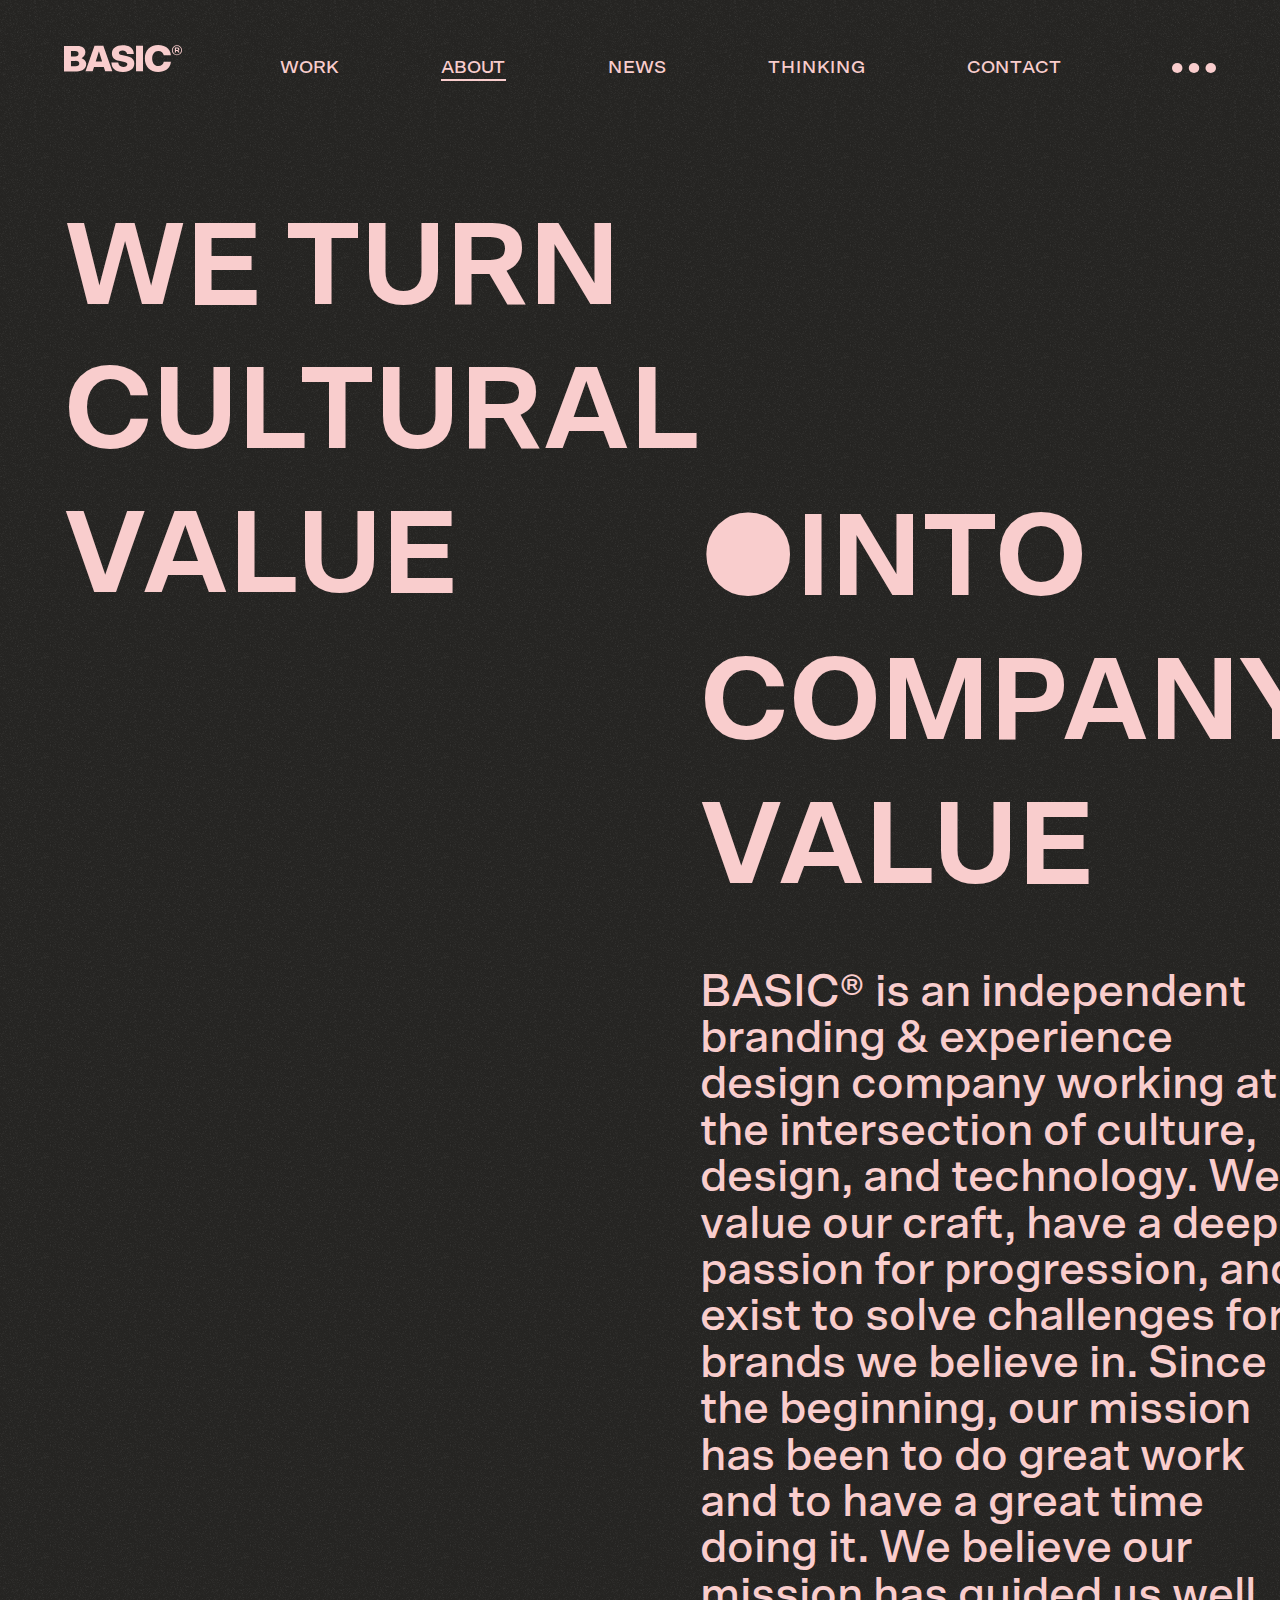
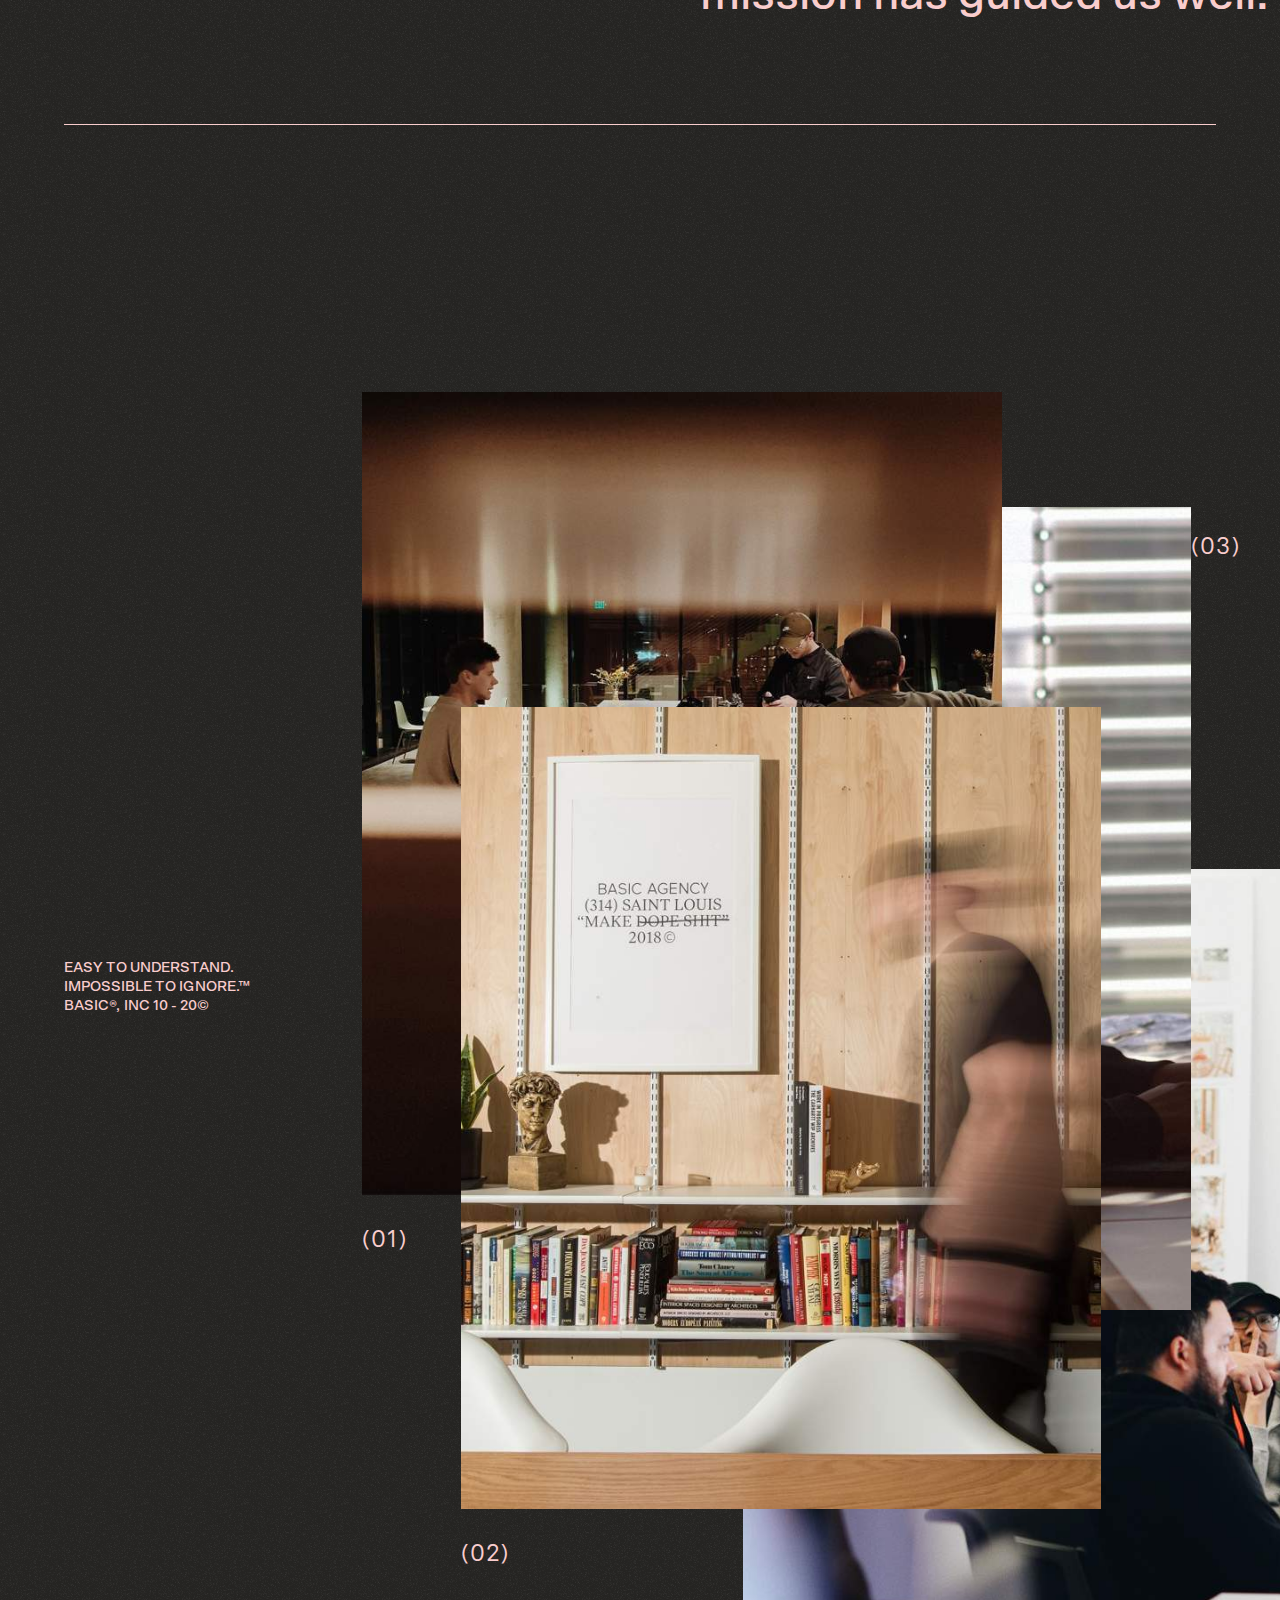
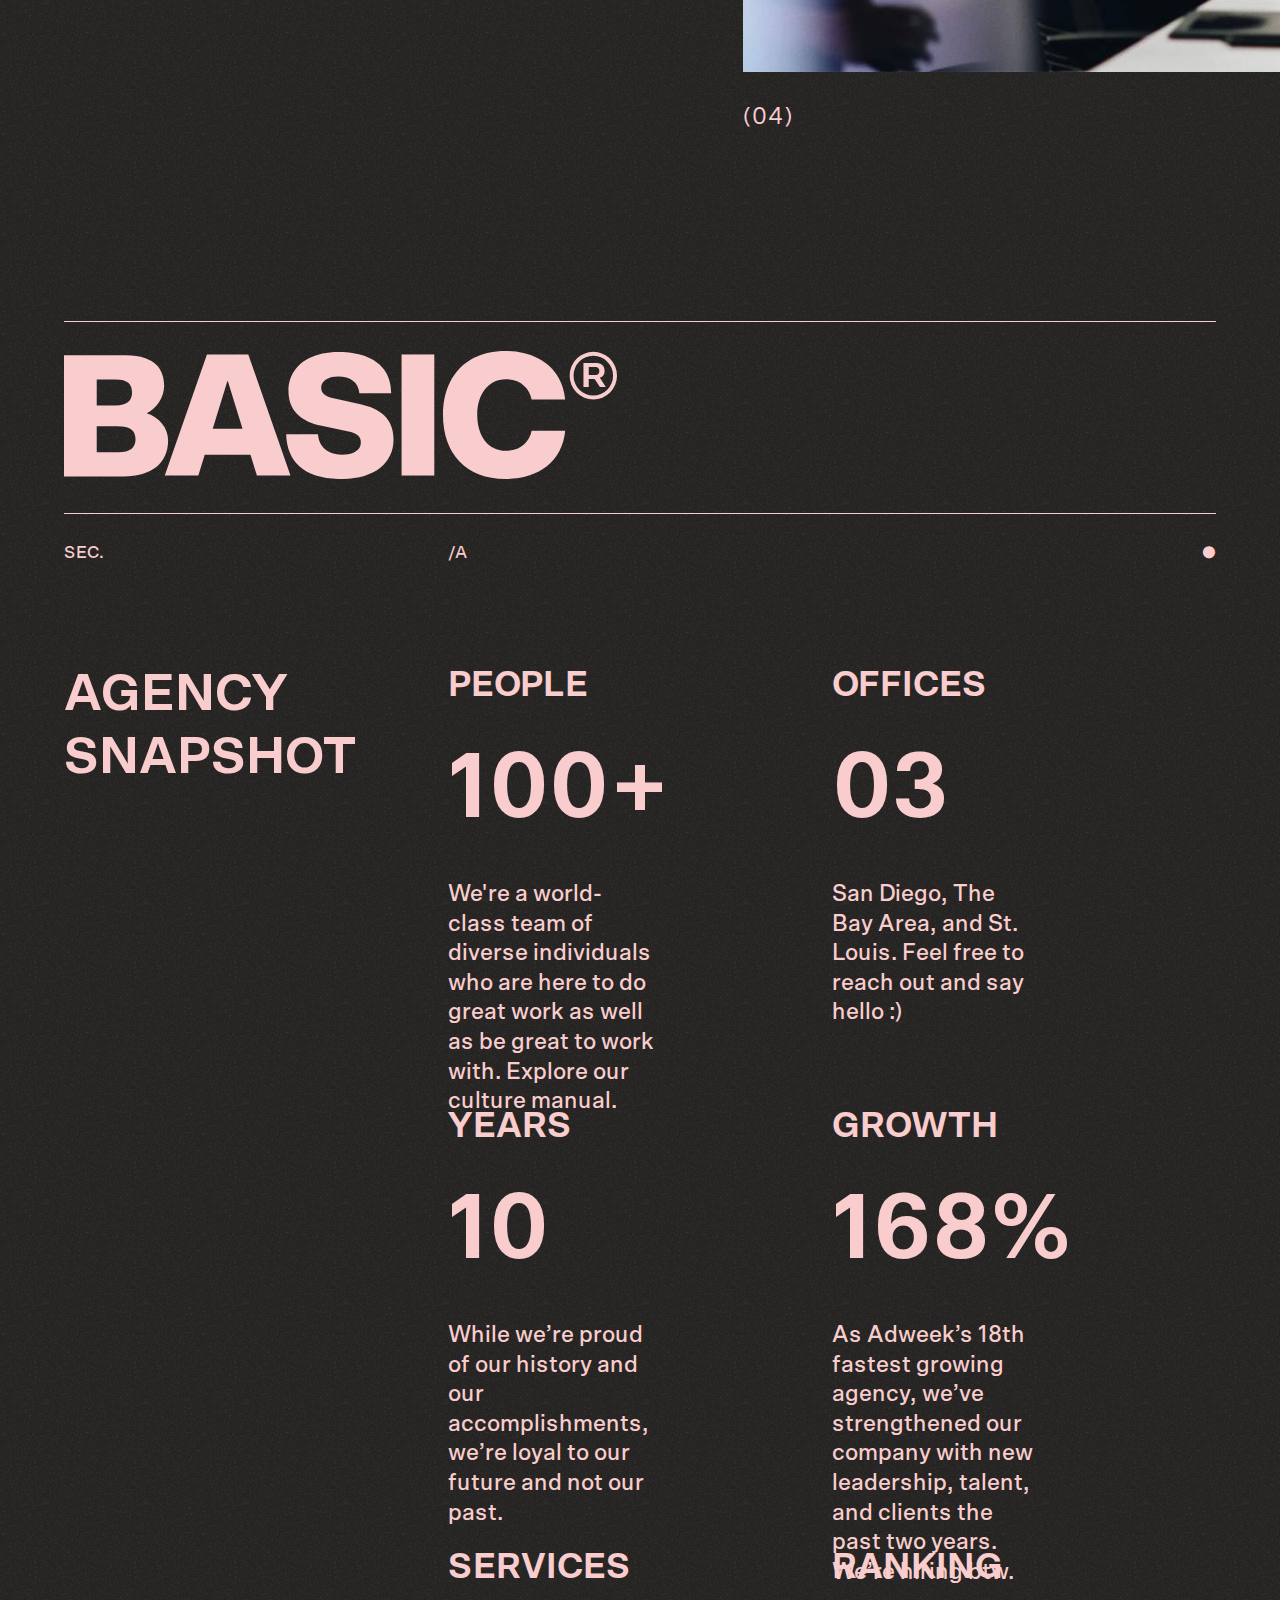
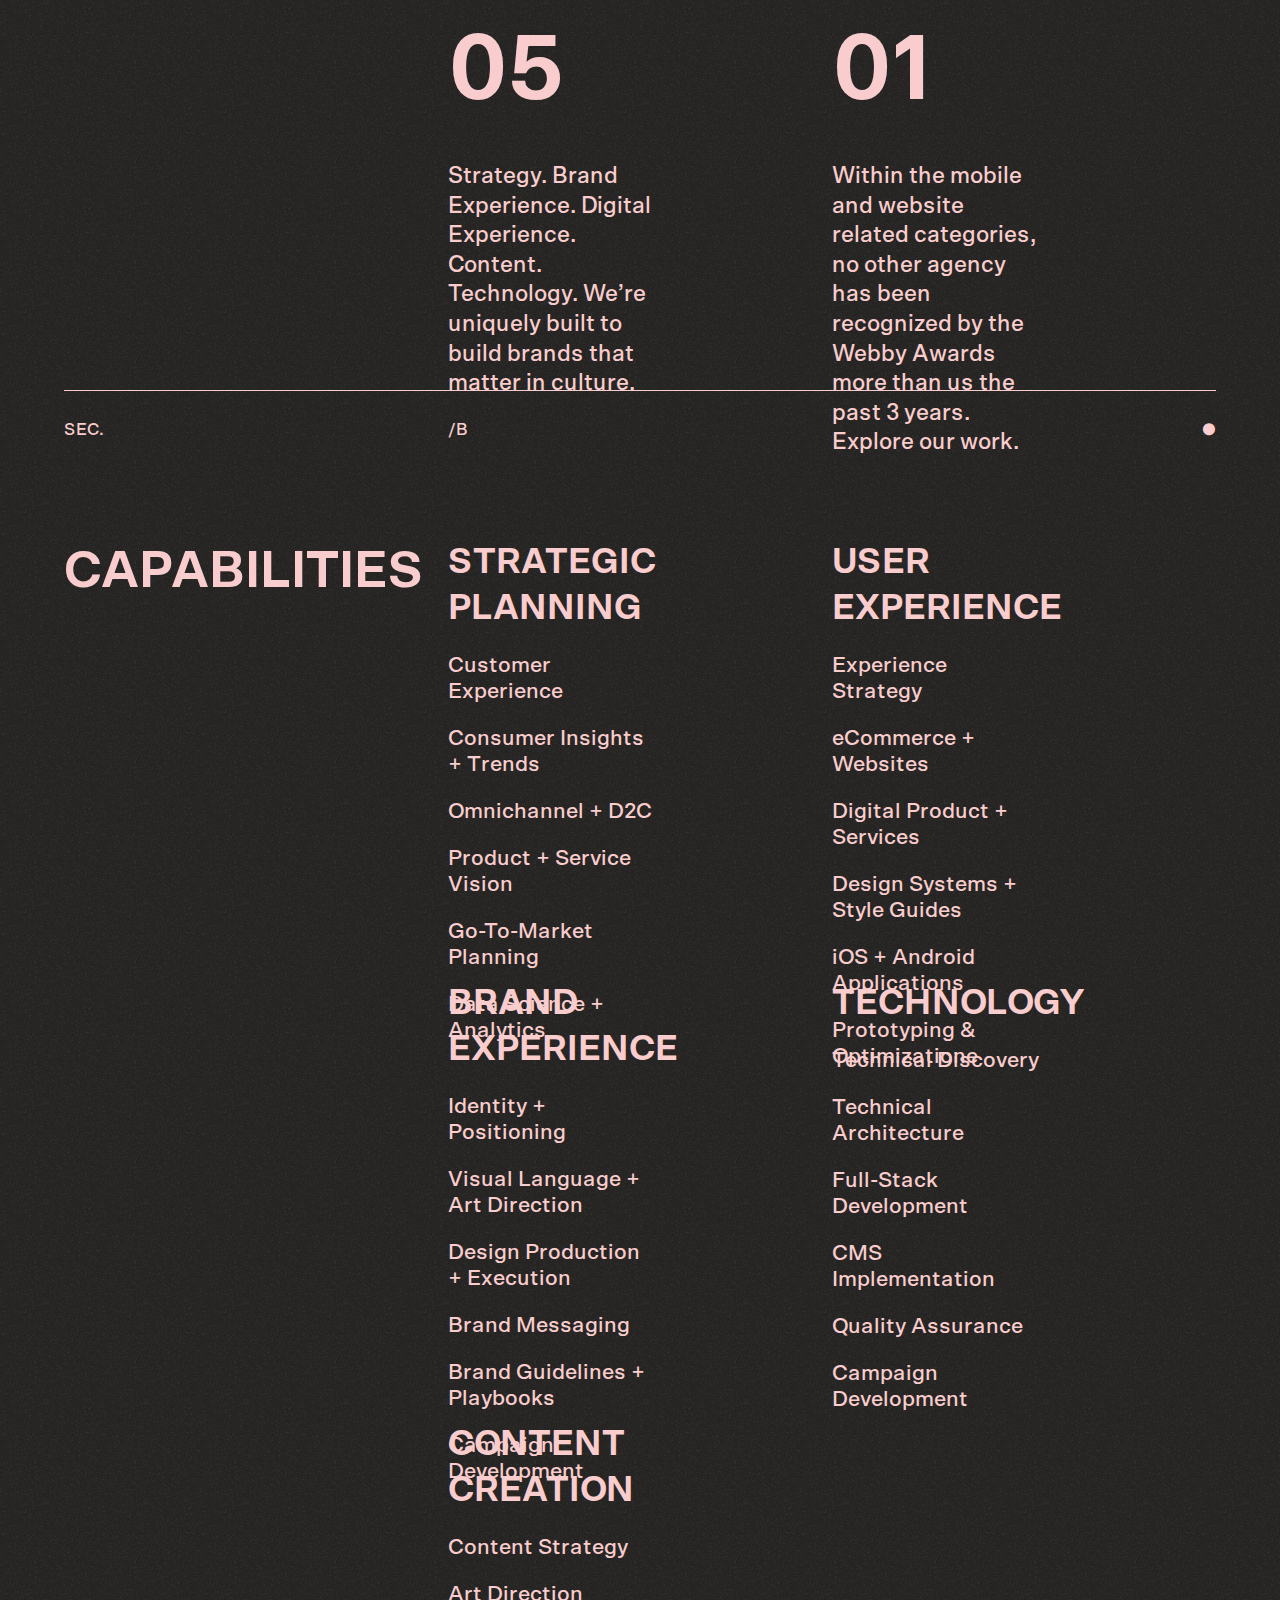
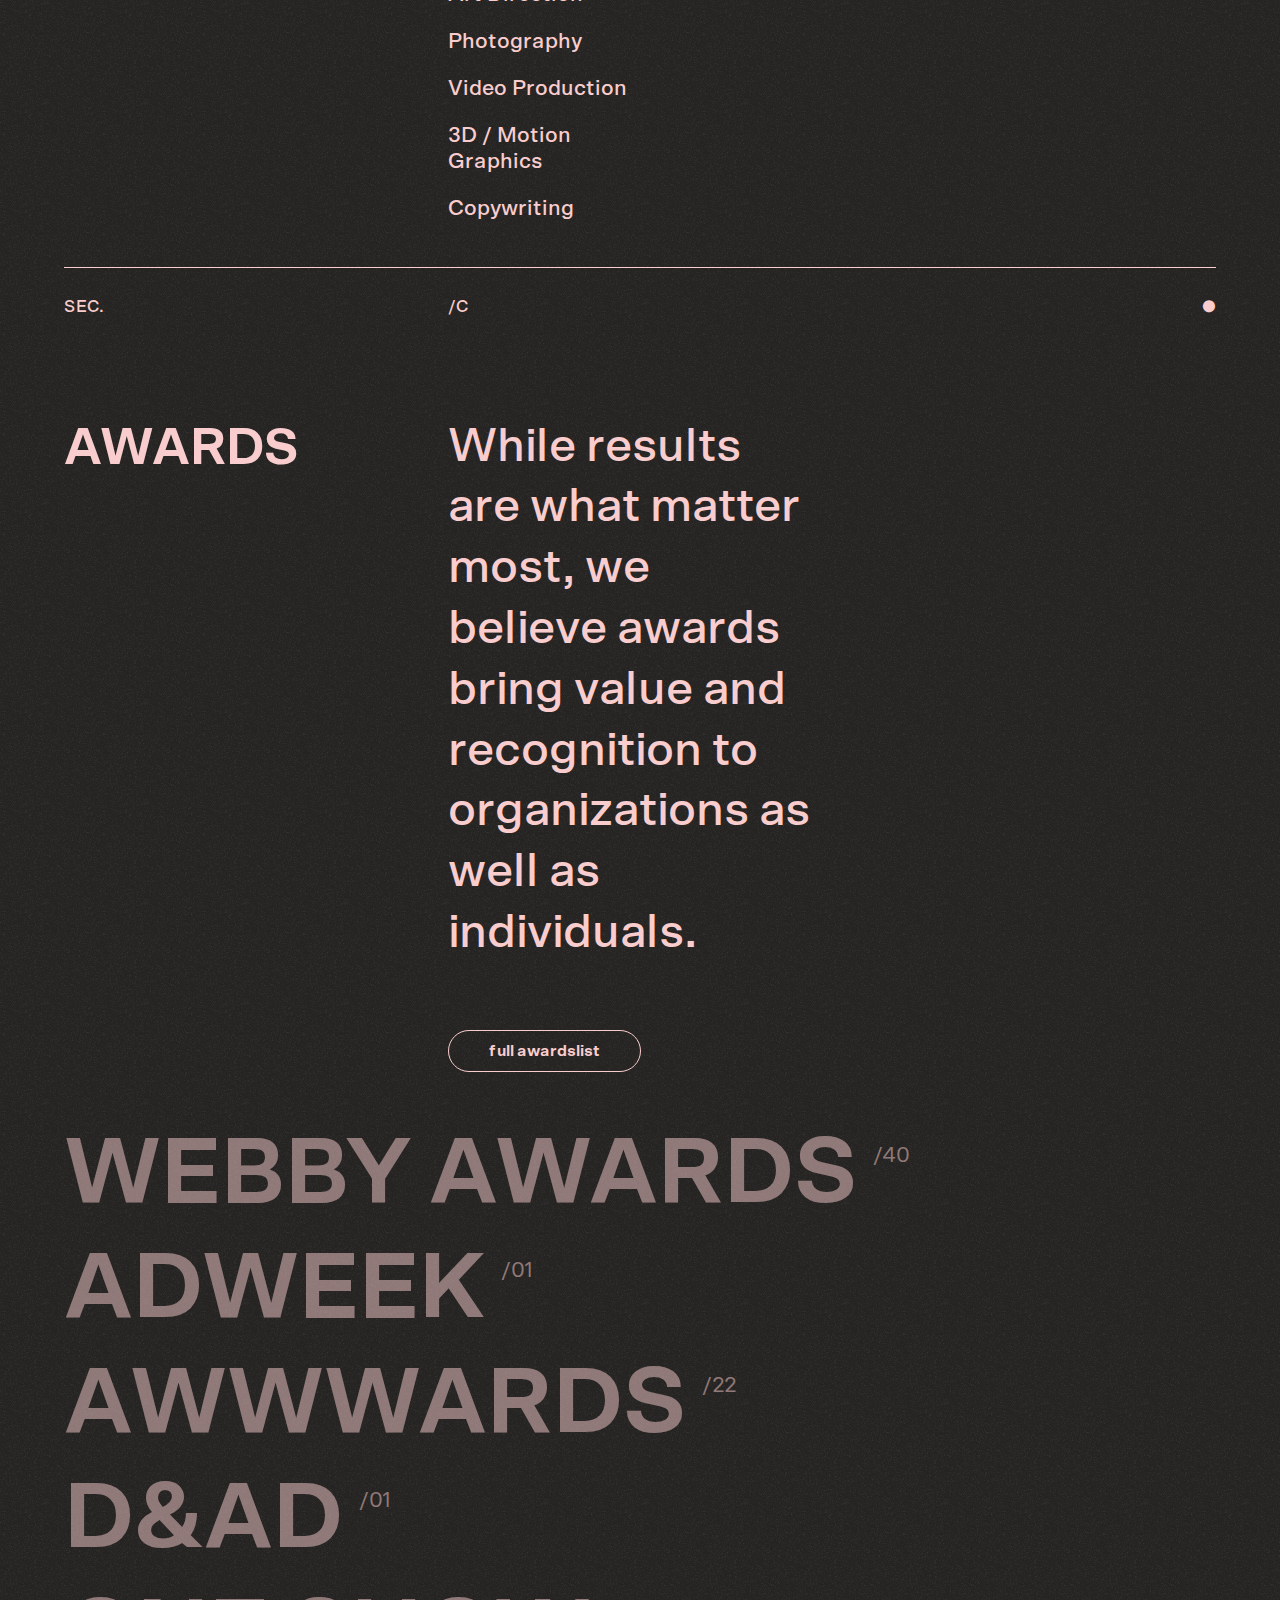
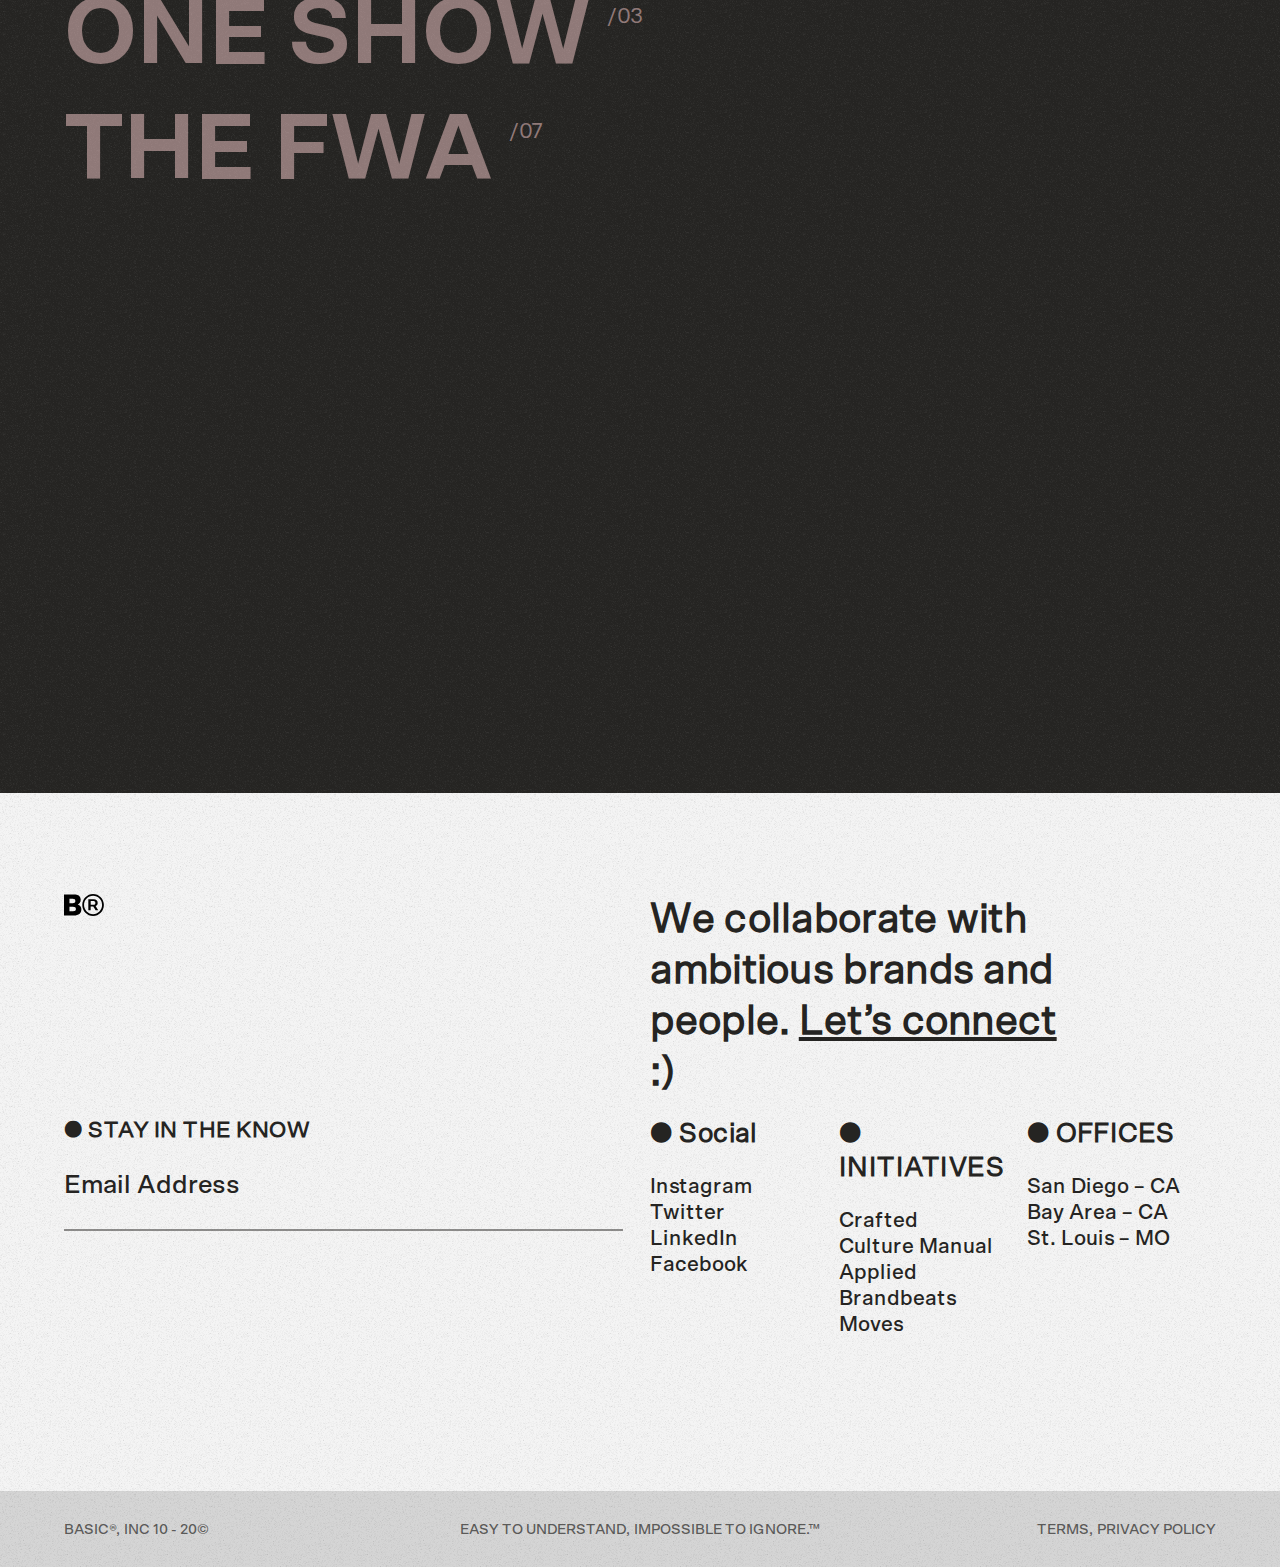
<file: assets/html/about.html>
<!DOCTYPE html>
<html lang="en">
  <head>
    <meta charset="UTF-8" />
    <meta name="viewport" content="width=device-width, initial-scale=1.0" />
    <title>BASIC® - About</title>
    <link rel="stylesheet" href="../css/style.css" />
  </head>

  <body>
    <nav class="bg-dark txt-pink">
      <a href="../../index.html">
        <img src="../img/logo_pink.svg" alt="" id="logo" />
      </a>
      <ul>
        <li><a href="work.html">WORK</a></li>
        <li><a href="about.html" class="active-pg-pink">ABOUT</a></li>
        <li><a href="news.html">NEWS</a></li>
        <li><a href="thinking.html">THINKING</a></li>
        <li><a href="contact.html">CONTACT</a></li>
      </ul>
      <div>
        <label for="open">
          <img src="../img/menu_pink.svg" alt="" id="menu" />
        </label>
        <input type="button" value="" id="open" onclick="openAside()" />
      </div>
    </nav>

    <aside id="aside" class="bg-dark txt-pink hidden">
      <div class="header">
        <h2>(6) Internal Works<br />©2020 <span>c/o</span> BASIC®</h2>
        <h2>
          A collection of internal project and initiatives under <br />
          the BASIC® brand.
        </h2>
        <div>
          <label for="close">╳</label>
          <input type="button" value="" id="close" onclick="closeAside()" />
        </div>
      </div>
      <div class="horizontal-scroll">
        <div class="aside-element">
          <div class="flex flex-c">
            <div class="grid-2">
              <div class="border-right"></div>
              <div></div>
            </div>
            <div class="txt-center">01</div>
          </div>
          <div class="collapse">
            <img src="../img/selected-work1.jpg" alt="" />
            <h3>Culture Manual® ©2018</h3>
            <h4>Agency Culture & Onboarding</h4>
            <p>
              To help strengthen our culture and attract world class talent, we
              created the Culture Manual – an online guide for new hires that
              differentiates the employee onboarding process and builds
              alignment for our collective future.
            </p>
            <a href="" class="btn btn-pink">Visit the Site</a>
          </div>
        </div>
        <div class="aside-element">
          <div class="flex flex-c">
            <div class="grid-2">
              <div class="border-right"></div>
              <div></div>
            </div>
            <div class="txt-center">02</div>
          </div>
          <div class="collapse">
            <img src="../img/selected-work2.jpg" alt="" />
            <h3>Moves® ©2019</h3>
            <h4>Our New HQ</h4>
            <p>
              When we moved into our new HQ, we put together a site experience
              providing an in-depth look into the two-year process imagining,
              designing, and developing our new office we call home.
            </p>
            <a href="" class="btn btn-pink">Visit the Site</a>
          </div>
        </div>
        <div class="aside-element">
          <div class="flex flex-c">
            <div class="grid-2">
              <div class="border-right"></div>
              <div></div>
            </div>
            <div class="txt-center">03</div>
          </div>
          <div class="collapse">
            <img src="../img/selected-work3.jpg" alt="" />
            <h3>Culture Manual® ©2018</h3>
            <h4>Agency Culture & Onboarding</h4>
            <p>
              To help strengthen our culture and attract world class talent, we
              created the Culture Manual – an online guide for new hires that
              differentiates the employee onboarding process and builds
              alignment for our collective future.
            </p>
            <a href="" class="btn btn-pink">Visit the Site</a>
          </div>
        </div>
        <div class="aside-element">
          <div class="flex flex-c">
            <div class="grid-2">
              <div class="border-right"></div>
              <div></div>
            </div>
            <div class="txt-center">04</div>
          </div>
          <div class="collapse">
            <img src="../img/selected-work4.jpg" alt="" />
            <h3>Culture Manual® ©2018</h3>
            <h4>Agency Culture & Onboarding</h4>
            <p>
              To help strengthen our culture and attract world class talent, we
              created the Culture Manual – an online guide for new hires that
              differentiates the employee onboarding process and builds
              alignment for our collective future.
            </p>
            <a href="" class="btn btn-pink">Visit the Site</a>
          </div>
        </div>
        <div class="aside-element">
          <div class="flex flex-c">
            <div class="grid-2">
              <div class="border-right"></div>
              <div></div>
            </div>
            <div class="txt-center">05</div>
          </div>
          <div class="collapse">
            <img src="../img/selected-work5.jpg" alt="" />
            <h3>Culture Manual® ©2018</h3>
            <h4>Agency Culture & Onboarding</h4>
            <p>
              To help strengthen our culture and attract world class talent, we
              created the Culture Manual – an online guide for new hires that
              differentiates the employee onboarding process and builds
              alignment for our collective future.
            </p>
            <a href="" class="btn btn-pink">Visit the Site</a>
          </div>
        </div>
      </div>
    </aside>

    <section id="about-hero" class="bg-dark txt-pink">
      <div class="grid-2">
        <h1>WE TURN<br />CULTURAL<br />VALUE</h1>
        <div>
          <h1>●INTO<br />COMPANY<br />VALUE</h1>
          <p>
            BASIC® is an independent branding & experience design company
            working at the intersection of culture, design, and technology. We
            value our craft, have a deep passion for progression, and exist to
            solve challenges for brands we believe in. Since the beginning, our
            mission has been to do great work and to have a great time doing it.
            We believe our mission has guided us well.
          </p>
        </div>
      </div>
    </section>

    <section id="about-content" class="bg-dark txt-pink">
      <div class="grid-2 border-pink" id="images">
        <div class="flex flex-c">
          <p>
            EASY TO UNDERSTAND.<br />IMPOSSIBLE TO IGNORE.™<br />BASIC®, INC 10
            - 20©
          </p>
        </div>
        <div class="figures">
          <figure>
            <img src="../img/About-Gallery_3.jpg" alt="" />
            <figcaption>(01)</figcaption>
          </figure>
          <figure>
            <img src="../img/About-Gallery_2.jpg" alt="" />
            <figcaption>(02)</figcaption>
          </figure>
          <figure>
            <img src="../img/About-Gallery_4.jpg" alt="" />
            <figcaption>(03)</figcaption>
          </figure>
          <figure>
            <img src="../img/About-Gallery_1.jpg" alt="" />
            <figcaption>(04)</figcaption>
          </figure>
        </div>
      </div>

      <div class="grid-2 border-pink" id="basic-logo">
        <img src="../img/logo_pink.svg" alt="" />
      </div>

      <div class="border-pink">
        <div class="grid-3">
          <p>SEC.</p>
          <p>/A</p>
          <p class="txt-right">●</p>
        </div>
        <div class="grid-212" id="snapshot">
          <h3>AGENCY <br />SNAPSHOT</h3>
          <div class="grid-2">
            <div>
              <h4>PEOPLE</h4>
              <h2>100+</h2>
              <p>
                We're a world-class team of diverse individuals who are here to
                do great work as well as be great to work with. Explore our
                culture manual.
              </p>
            </div>
            <div>
              <h4>OFFICES</h4>
              <h2>03</h2>
              <p>
                San Diego, The Bay Area, and St. Louis. Feel free to reach out
                and say hello :)
              </p>
            </div>
            <div>
              <h4>YEARS</h4>
              <h2>10</h2>
              <p>
                While we’re proud of our history and our accomplishments, we’re
                loyal to our future and not our past.
              </p>
            </div>
            <div>
              <h4>GROWTH</h4>
              <h2>168%</h2>
              <p>
                As Adweek’s 18th fastest growing agency, we’ve strengthened our
                company with new leadership, talent, and clients the past two
                years. We’re hiring btw.
              </p>
            </div>
            <div>
              <h4>SERVICES</h4>
              <h2>05</h2>
              <p>
                Strategy. Brand Experience. Digital Experience. Content.
                Technology. We’re uniquely built to build brands that matter in
                culture.
              </p>
            </div>
            <div>
              <h4>RANKING</h4>
              <h2>01</h2>
              <p>
                Within the mobile and website related categories, no other
                agency has been recognized by the Webby Awards more than us the
                past 3 years. Explore our work.
              </p>
            </div>
          </div>
        </div>
      </div>

      <div class="border-pink">
        <div class="grid-3">
          <p>SEC.</p>
          <p>/B</p>
          <p class="txt-right">●</p>
        </div>
        <div class="grid-212" id="capabilities">
          <h3>CAPABILITIES</h3>
          <div class="grid-2">
            <div>
              <h4>STRATEGIC PLANNING</h4>
              <p>Customer Experience</p>
              <p>Consumer Insights + Trends</p>
              <p>Omnichannel + D2C</p>
              <p>Product + Service Vision</p>
              <p>Go-To-Market Planning</p>
              <p>Data Science + Analytics</p>
            </div>
            <div>
              <h4>USER EXPERIENCE</h4>
              <p>Experience Strategy</p>
              <p>eCommerce + Websites</p>
              <p>Digital Product + Services</p>
              <p>Design Systems + Style Guides</p>
              <p>iOS + Android Applications</p>
              <p>Prototyping & Optimizatione</p>
            </div>
            <div>
              <h4>BRAND EXPERIENCE</h4>
              <p>Identity + Positioning</p>
              <p>Visual Language + Art Direction</p>
              <p>Design Production + Execution</p>
              <p>Brand Messaging</p>
              <p>Brand Guidelines + Playbooks</p>
              <p>Campaign Development</p>
            </div>
            <div>
              <h4>TECHNOLOGY</h4>
              <p>Technical Discovery</p>
              <p>Technical Architecture</p>
              <p>Full-Stack Development</p>
              <p>CMS Implementation</p>
              <p>Quality Assurance</p>
              <p>Campaign Development</p>
            </div>
            <div>
              <h4>CONTENT CREATION</h4>
              <p>Content Strategy</p>
              <p>Art Direction</p>
              <p>Photography</p>
              <p>Video Production</p>
              <p>3D / Motion Graphics</p>
              <p>Copywriting</p>
            </div>
          </div>
        </div>
      </div>

      <div class="border-pink">
        <div class="grid-3">
          <p>SEC.</p>
          <p>/C</p>
          <p class="txt-right">●</p>
        </div>
        <div class="grid-212" id="awards">
          <h3>AWARDS</h3>
          <div>
            <p>
              While results are what matter most, we believe awards bring value
              and recognition to organizations as<br />
              well as individuals.
            </p>
            <a href="" class="btn btn-pink">full awardslist</a>
          </div>
        </div>
        <div>
          <div>
            <h2>WEBBY AWARDS</h2>
            <h4>/40</h4>
            <img src="../img/hover-1.jpg" alt="" />
          </div>
          <div>
            <h2>ADWEEK</h2>
            <h4>/01</h4>
            <img src="../img/hover-2.jpg" alt="" />
          </div>
          <div>
            <h2>AWWWARDS</h2>
            <h4>/22</h4>
            <img src="../img/hover-3.jpg" alt="" />
          </div>
          <div>
            <h2>D&AD</h2>
            <h4>/01</h4>
            <img src="../img/hover-4.jpg" alt="" />
          </div>
          <div>
            <h2>ONE SHOW</h2>
            <h4>/03</h4>
            <img src="../img/hover-5.jpg" alt="" />
          </div>
          <div>
            <h2>THE FWA</h2>
            <h4>/07</h4>
            <img src="../img/hover-6.jpg" alt="" />
          </div>
        </div>
      </div>
    </section>

    <footer class="footer-bright">
      <div id="information" class="grid-2">
        <div><img src="../img/footer-logo-bg-white.svg" alt="" /></div>
        <div>
          <h2>
            We collaborate with ambitious brands and people.
            <a href="" class="txt-black">Let’s connect</a>
            :)
          </h2>
        </div>
        <div>
          <h4>● STAY IN THE KNOW</h4>
          <p class="email">Email Address</p>
        </div>
        <div class="grid-3">
          <div>
            <h3>● Social</h3>
            <p>Instagram</p>
            <p>Twitter</p>
            <p>LinkedIn</p>
            <p>Facebook</p>
          </div>
          <div>
            <h3>● INITIATIVES</h3>
            <p>Crafted</p>
            <p>Culture Manual</p>
            <p>Applied</p>
            <p>Brandbeats</p>
            <p>Moves</p>
          </div>
          <div>
            <h3>● OFFICES</h3>
            <p>San Diego – CA</p>
            <p>Bay Area – CA</p>
            <p>St. Louis – MO</p>
          </div>
        </div>
      </div>
      <div id="imprint">
        <p>BASIC®, INC 10 - 20©</p>
        <p class="txt-center">EASY TO UNDERSTAND, IMPOSSIBLE TO IGNORE.™</p>
        <p class="txt-right">TERMS, PRIVACY POLICY</p>
      </div>
    </footer>

    <script src="../js/main.js"></script>
  </body>
</html>
</file>
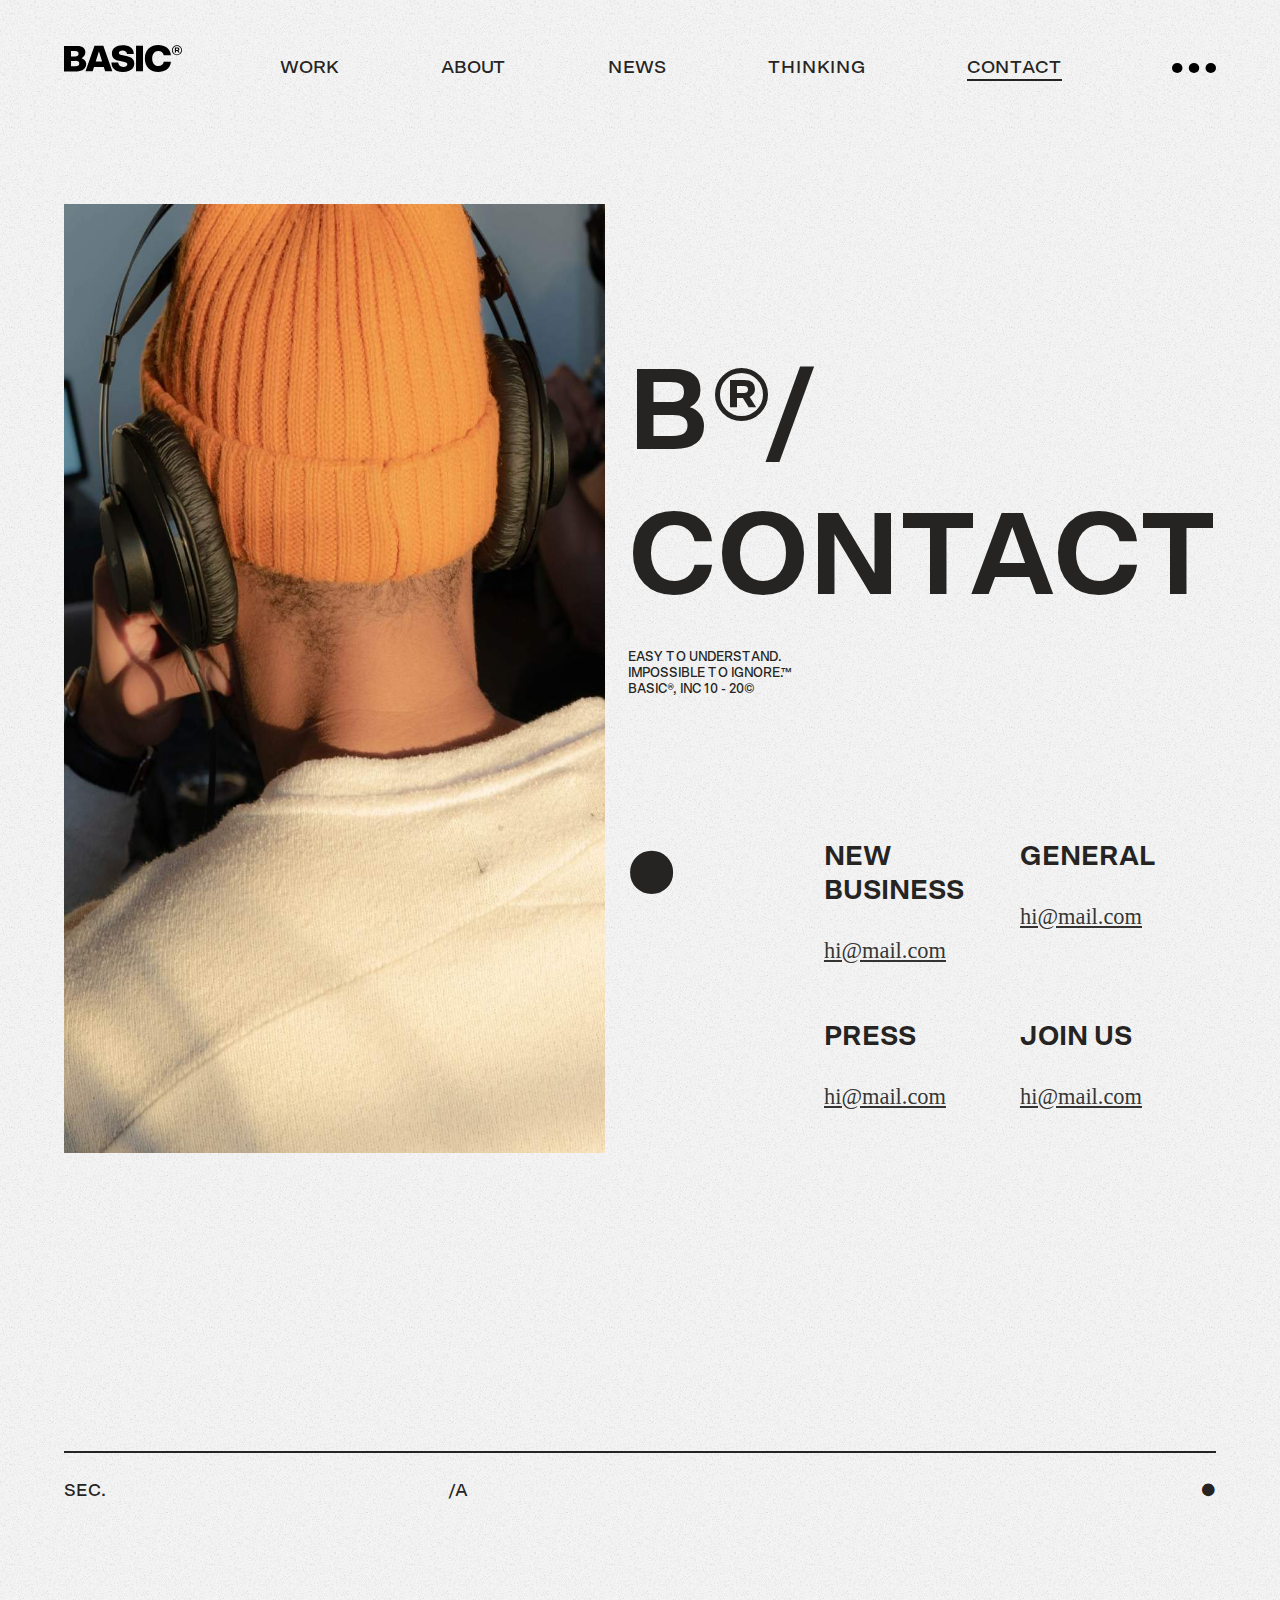
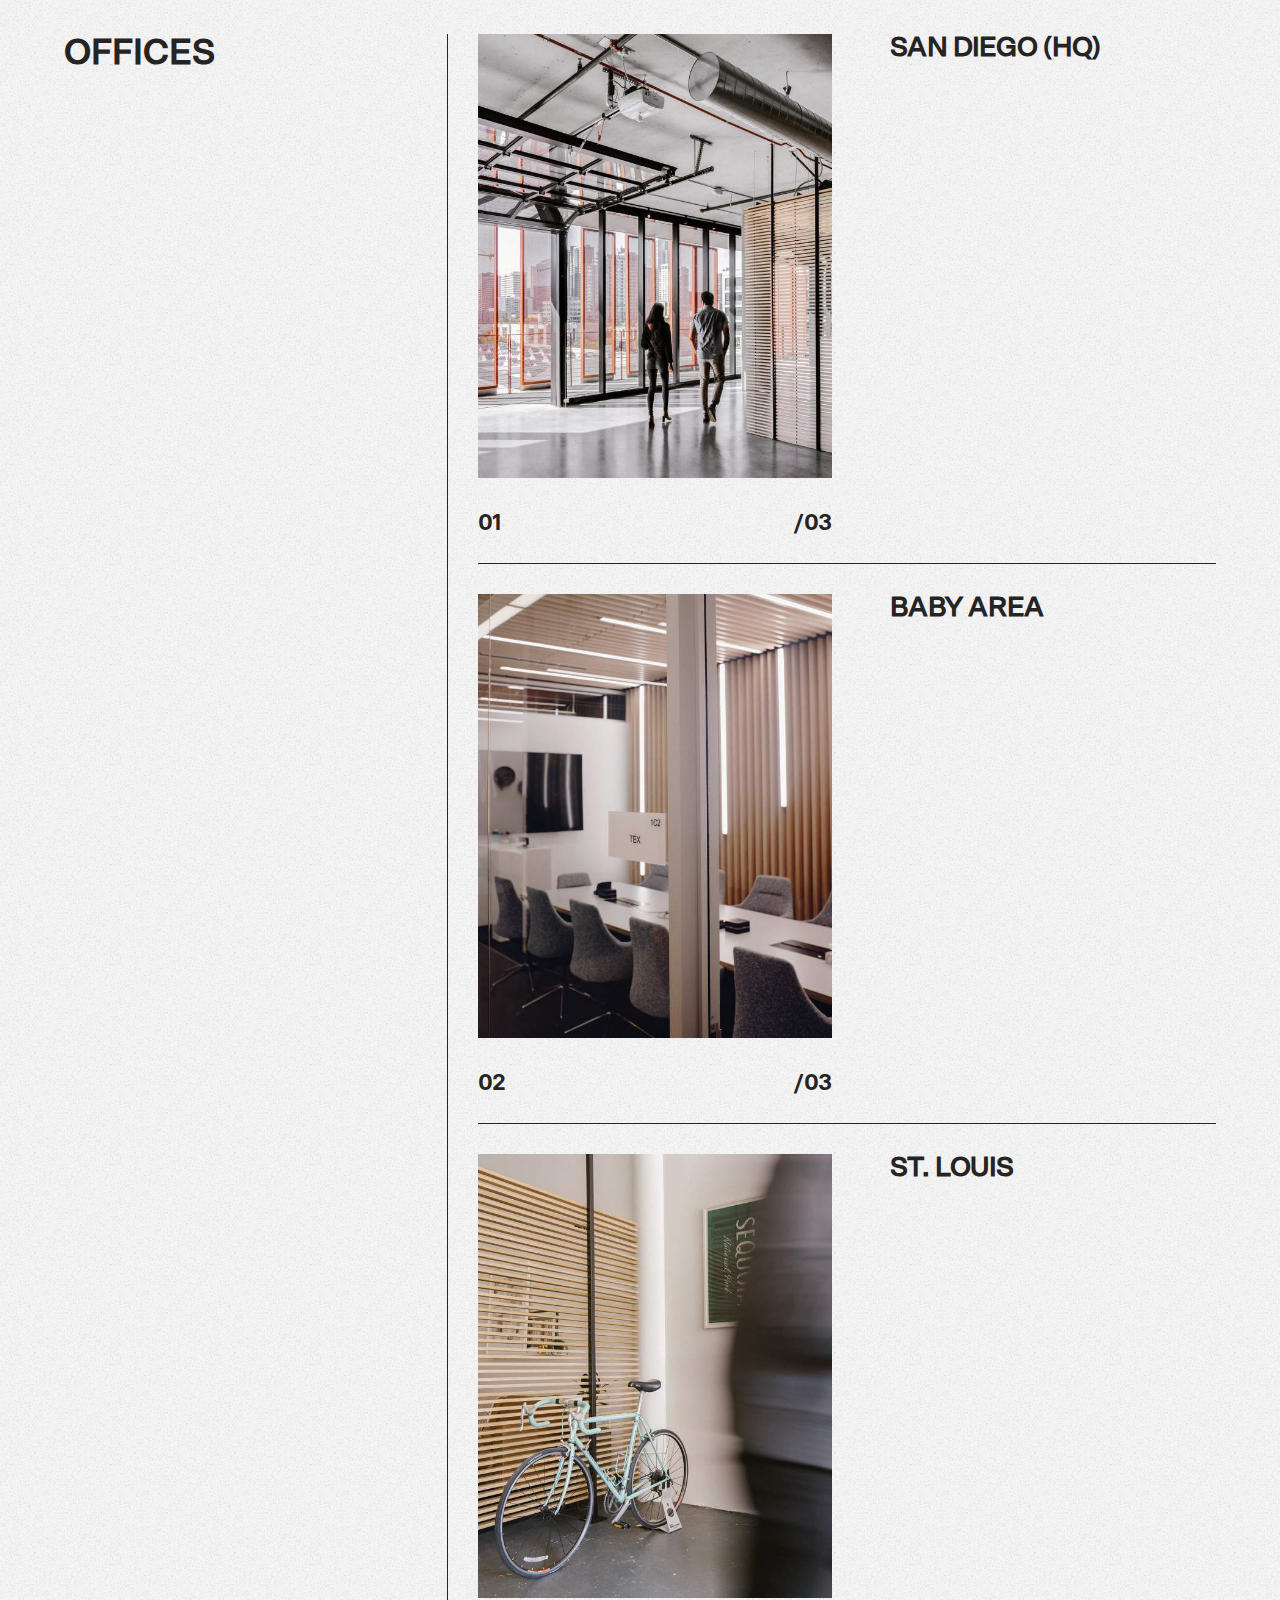
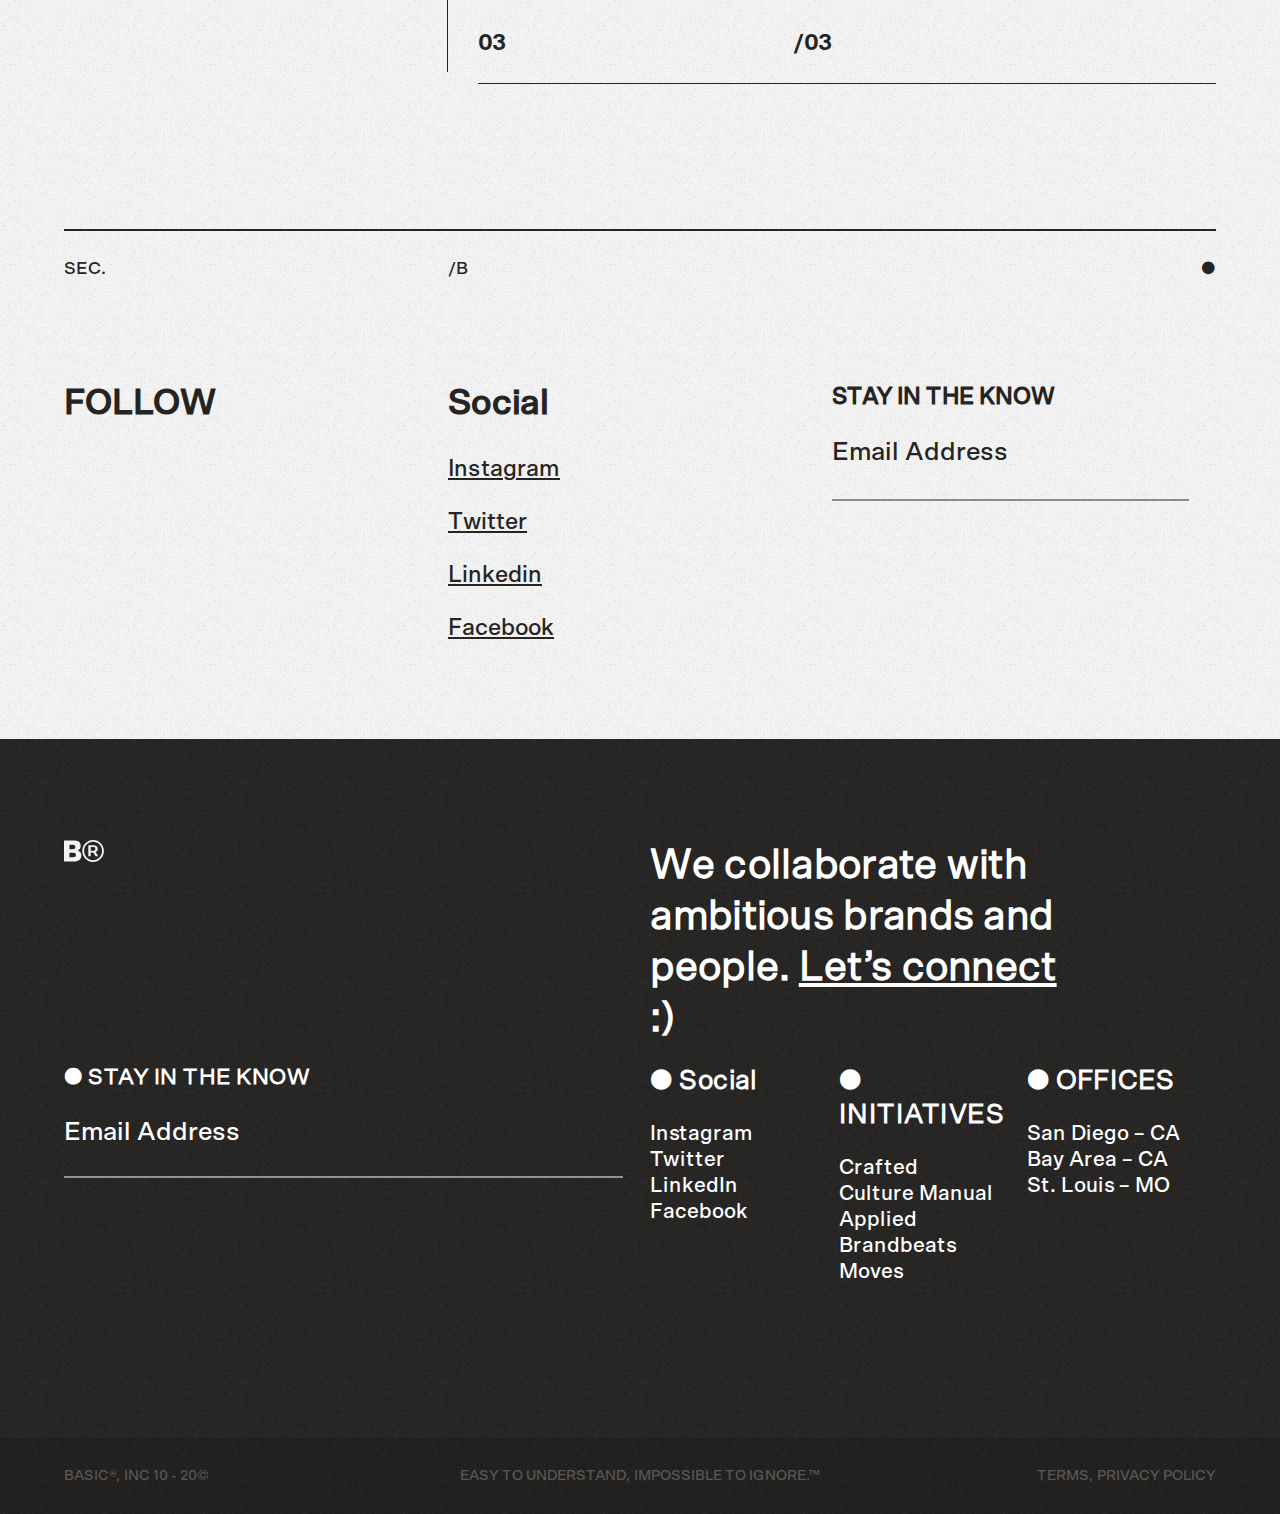
<file: assets/html/contact.html>
<!DOCTYPE html>
<html lang="en">
  <head>
    <meta charset="UTF-8" />
    <meta name="viewport" content="width=device-width, initial-scale=1.0" />
    <title>BASIC® - Contact</title>
    <link rel="stylesheet" href="../css/style.css" />
  </head>

  <body>
    <nav class="bg-bright txt-black">
      <a href="../../index.html">
        <img src="../img/logo.svg" alt="" id="logo" />
      </a>
      <ul>
        <li><a href="work.html">WORK</a></li>
        <li><a href="about.html">ABOUT</a></li>
        <li><a href="news.html">NEWS</a></li>
        <li><a href="thinking.html">THINKING</a></li>
        <li><a href="contact.html" class="active-pg">CONTACT</a></li>
      </ul>
      <div>
        <label for="open">
          <img src="../img/menu.svg" alt="" id="menu" />
        </label>
        <input type="button" value="" id="open" onclick="openAside()" />
      </div>
    </nav>

    <aside id="aside" class="bg-dark txt-pink hidden">
      <div class="header">
        <h2>(6) Internal Works<br />©2020 <span>c/o</span> BASIC®</h2>
        <h2>
          A collection of internal project and initiatives under <br />
          the BASIC® brand.
        </h2>
        <div>
          <label for="close">╳</label>
          <input type="button" value="" id="close" onclick="closeAside()" />
        </div>
      </div>
      <div class="horizontal-scroll">
        <div class="aside-element">
          <div class="flex flex-c">
            <div class="grid-2">
              <div class="border-right"></div>
              <div></div>
            </div>
            <div class="txt-center">01</div>
          </div>
          <div class="collapse">
            <img src="../img/selected-work1.jpg" alt="" />
            <h3>Culture Manual® ©2018</h3>
            <h4>Agency Culture & Onboarding</h4>
            <p>
              To help strengthen our culture and attract world class talent, we
              created the Culture Manual – an online guide for new hires that
              differentiates the employee onboarding process and builds
              alignment for our collective future.
            </p>
            <a href="" class="btn btn-pink">Visit the Site</a>
          </div>
        </div>
        <div class="aside-element">
          <div class="flex flex-c">
            <div class="grid-2">
              <div class="border-right"></div>
              <div></div>
            </div>
            <div class="txt-center">02</div>
          </div>
          <div class="collapse">
            <img src="../img/selected-work2.jpg" alt="" />
            <h3>Moves® ©2019</h3>
            <h4>Our New HQ</h4>
            <p>
              When we moved into our new HQ, we put together a site experience
              providing an in-depth look into the two-year process imagining,
              designing, and developing our new office we call home.
            </p>
            <a href="" class="btn btn-pink">Visit the Site</a>
          </div>
        </div>
        <div class="aside-element">
          <div class="flex flex-c">
            <div class="grid-2">
              <div class="border-right"></div>
              <div></div>
            </div>
            <div class="txt-center">03</div>
          </div>
          <div class="collapse">
            <img src="../img/selected-work3.jpg" alt="" />
            <h3>Culture Manual® ©2018</h3>
            <h4>Agency Culture & Onboarding</h4>
            <p>
              To help strengthen our culture and attract world class talent, we
              created the Culture Manual – an online guide for new hires that
              differentiates the employee onboarding process and builds
              alignment for our collective future.
            </p>
            <a href="" class="btn btn-pink">Visit the Site</a>
          </div>
        </div>
        <div class="aside-element">
          <div class="flex flex-c">
            <div class="grid-2">
              <div class="border-right"></div>
              <div></div>
            </div>
            <div class="txt-center">04</div>
          </div>
          <div class="collapse">
            <img src="../img/selected-work4.jpg" alt="" />
            <h3>Culture Manual® ©2018</h3>
            <h4>Agency Culture & Onboarding</h4>
            <p>
              To help strengthen our culture and attract world class talent, we
              created the Culture Manual – an online guide for new hires that
              differentiates the employee onboarding process and builds
              alignment for our collective future.
            </p>
            <a href="" class="btn btn-pink">Visit the Site</a>
          </div>
        </div>
        <div class="aside-element">
          <div class="flex flex-c">
            <div class="grid-2">
              <div class="border-right"></div>
              <div></div>
            </div>
            <div class="txt-center">05</div>
          </div>
          <div class="collapse">
            <img src="../img/selected-work5.jpg" alt="" />
            <h3>Culture Manual® ©2018</h3>
            <h4>Agency Culture & Onboarding</h4>
            <p>
              To help strengthen our culture and attract world class talent, we
              created the Culture Manual – an online guide for new hires that
              differentiates the employee onboarding process and builds
              alignment for our collective future.
            </p>
            <a href="" class="btn btn-pink">Visit the Site</a>
          </div>
        </div>
      </div>
    </aside>

    <section id="contact-hero" class="bg-bright txt-black grid-2">
      <div><img src="../img/Contact-Header.jpg" alt="" /></div>
      <div>
        <h1>B®/<br />CONTACT</h1>
        <p>
          EASY TO UNDERSTAND.<br />IMPOSSIBLE TO IGNORE.™<br />BASIC®, INC 10 -
          20©
        </p>
        <div class="grid-212">
          <h2>●</h2>
          <div class="grid-2">
            <div>
              <h3>NEW BUSINESS</h3>
              <a href="">hi@mail.com</a>
            </div>
            <div>
              <h3>GENERAL</h3>
              <a href="">hi@mail.com</a>
            </div>
            <div>
              <h3>PRESS</h3>
              <a href="">hi@mail.com</a>
            </div>
            <div>
              <h3>JOIN US</h3>
              <a href="">hi@mail.com</a>
            </div>
          </div>
        </div>
      </div>
    </section>

    <section id="contact-content" class="bg-bright txt-black">
      <div class="border-black">
        <div class="grid-3">
          <p>SEC.</p>
          <p>/A</p>
          <p class="txt-right">●</p>
        </div>
        <div class="grid-212">
          <div>
            <div class="border-right">
              <h2>OFFICES</h2>
            </div>
          </div>
          <div>
            <div class="grid-2 border-bottom">
              <div class="flex flex-c">
                <img src="../img/SD.jpg" alt="" />
                <div class="grid-2">
                  <p>01</p>
                  <p class="txt-right">/03</p>
                </div>
              </div>
              <div class="flex flex-c">
                <h3>SAN DIEGO (HQ)</h3>
              </div>
            </div>

            <div class="grid-2 border-bottom">
              <div class="flex flex-c">
                <img src="../img/mtv.jpg" alt="" />
                <div class="grid-2">
                  <p>02</p>
                  <p class="txt-right">/03</p>
                </div>
              </div>
              <div class="flex flex-c">
                <h3>BABY AREA</h3>
              </div>
            </div>

            <div class="grid-2 border-bottom">
              <div class="flex flex-c">
                <img src="../img/stl.jpg" alt="" />
                <div class="grid-2">
                  <p>03</p>
                  <p class="txt-right">/03</p>
                </div>
              </div>
              <div class="flex flex-c">
                <h3>ST. LOUIS</h3>
              </div>
            </div>
          </div>
        </div>
      </div>
      <div class="border-black">
        <div class="grid-3">
          <p>SEC.</p>
          <p>/B</p>
          <p class="txt-right">●</p>
        </div>
        <div class="grid-3">
          <div>
            <h2>FOLLOW</h2>
          </div>
          <div>
            <h2>Social</h2>
            <a href="">Instagram</a>
            <a href="">Twitter</a>
            <a href="">Linkedin</a>
            <a href="">Facebook</a>
          </div>
          <div>
            <h4>STAY IN THE KNOW</h4>
            <p class="email">Email Address</p>
          </div>
        </div>
      </div>
    </section>

    <footer class="footer-dark">
      <div id="information" class="grid-2">
        <div><img src="../img/footer-logo.svg" alt="" /></div>
        <div>
          <h2>
            We collaborate with ambitious brands and people.
            <a href="" class="txt-white">Let’s connect</a>
            :)
          </h2>
        </div>
        <div>
          <h4>● STAY IN THE KNOW</h4>
          <p class="email">Email Address</p>
        </div>
        <div class="grid-3">
          <div>
            <h3>● Social</h3>
            <p>Instagram</p>
            <p>Twitter</p>
            <p>LinkedIn</p>
            <p>Facebook</p>
          </div>
          <div>
            <h3>● INITIATIVES</h3>
            <p>Crafted</p>
            <p>Culture Manual</p>
            <p>Applied</p>
            <p>Brandbeats</p>
            <p>Moves</p>
          </div>
          <div>
            <h3>● OFFICES</h3>
            <p>San Diego – CA</p>
            <p>Bay Area – CA</p>
            <p>St. Louis – MO</p>
          </div>
        </div>
      </div>
      <div id="imprint">
        <p>BASIC®, INC 10 - 20©</p>
        <p class="txt-center">EASY TO UNDERSTAND, IMPOSSIBLE TO IGNORE.™</p>
        <p class="txt-right">TERMS, PRIVACY POLICY</p>
      </div>
    </footer>

    <script src="../js/main.js"></script>
  </body>
</html>
</file>
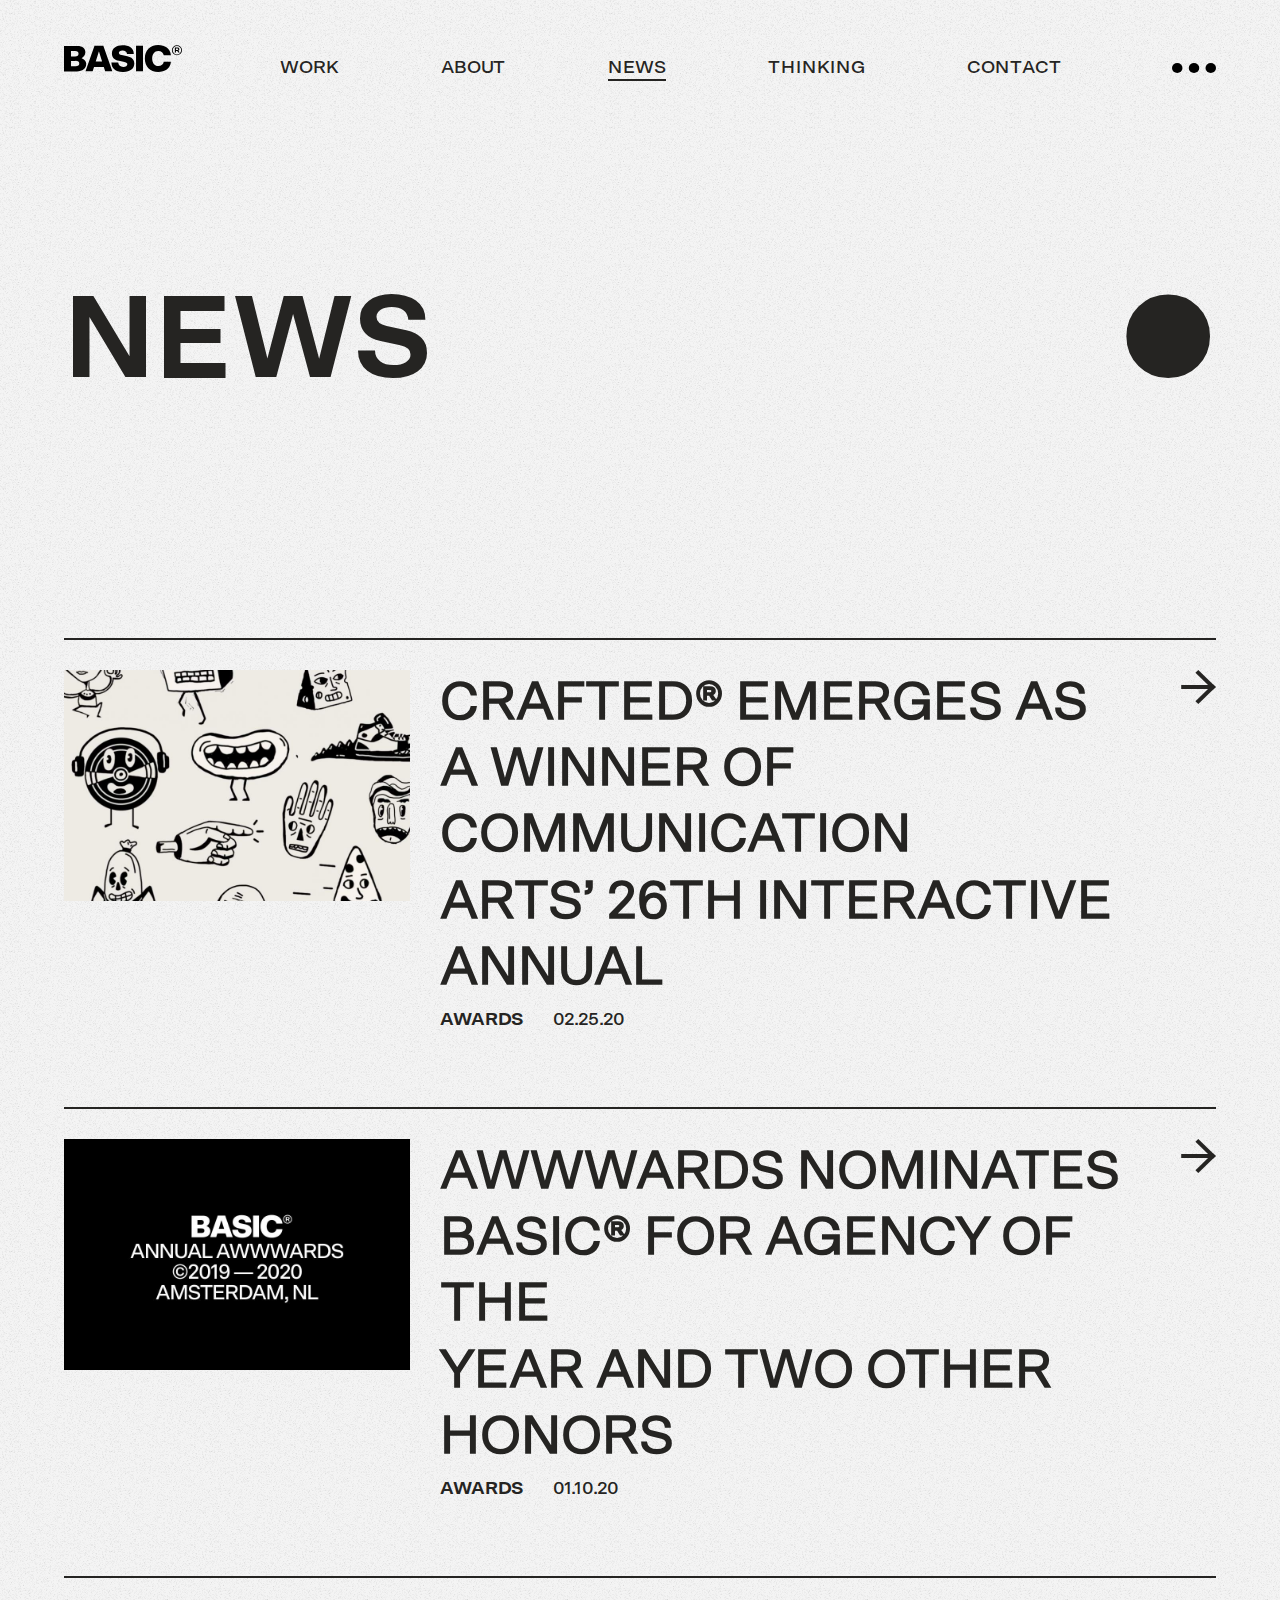
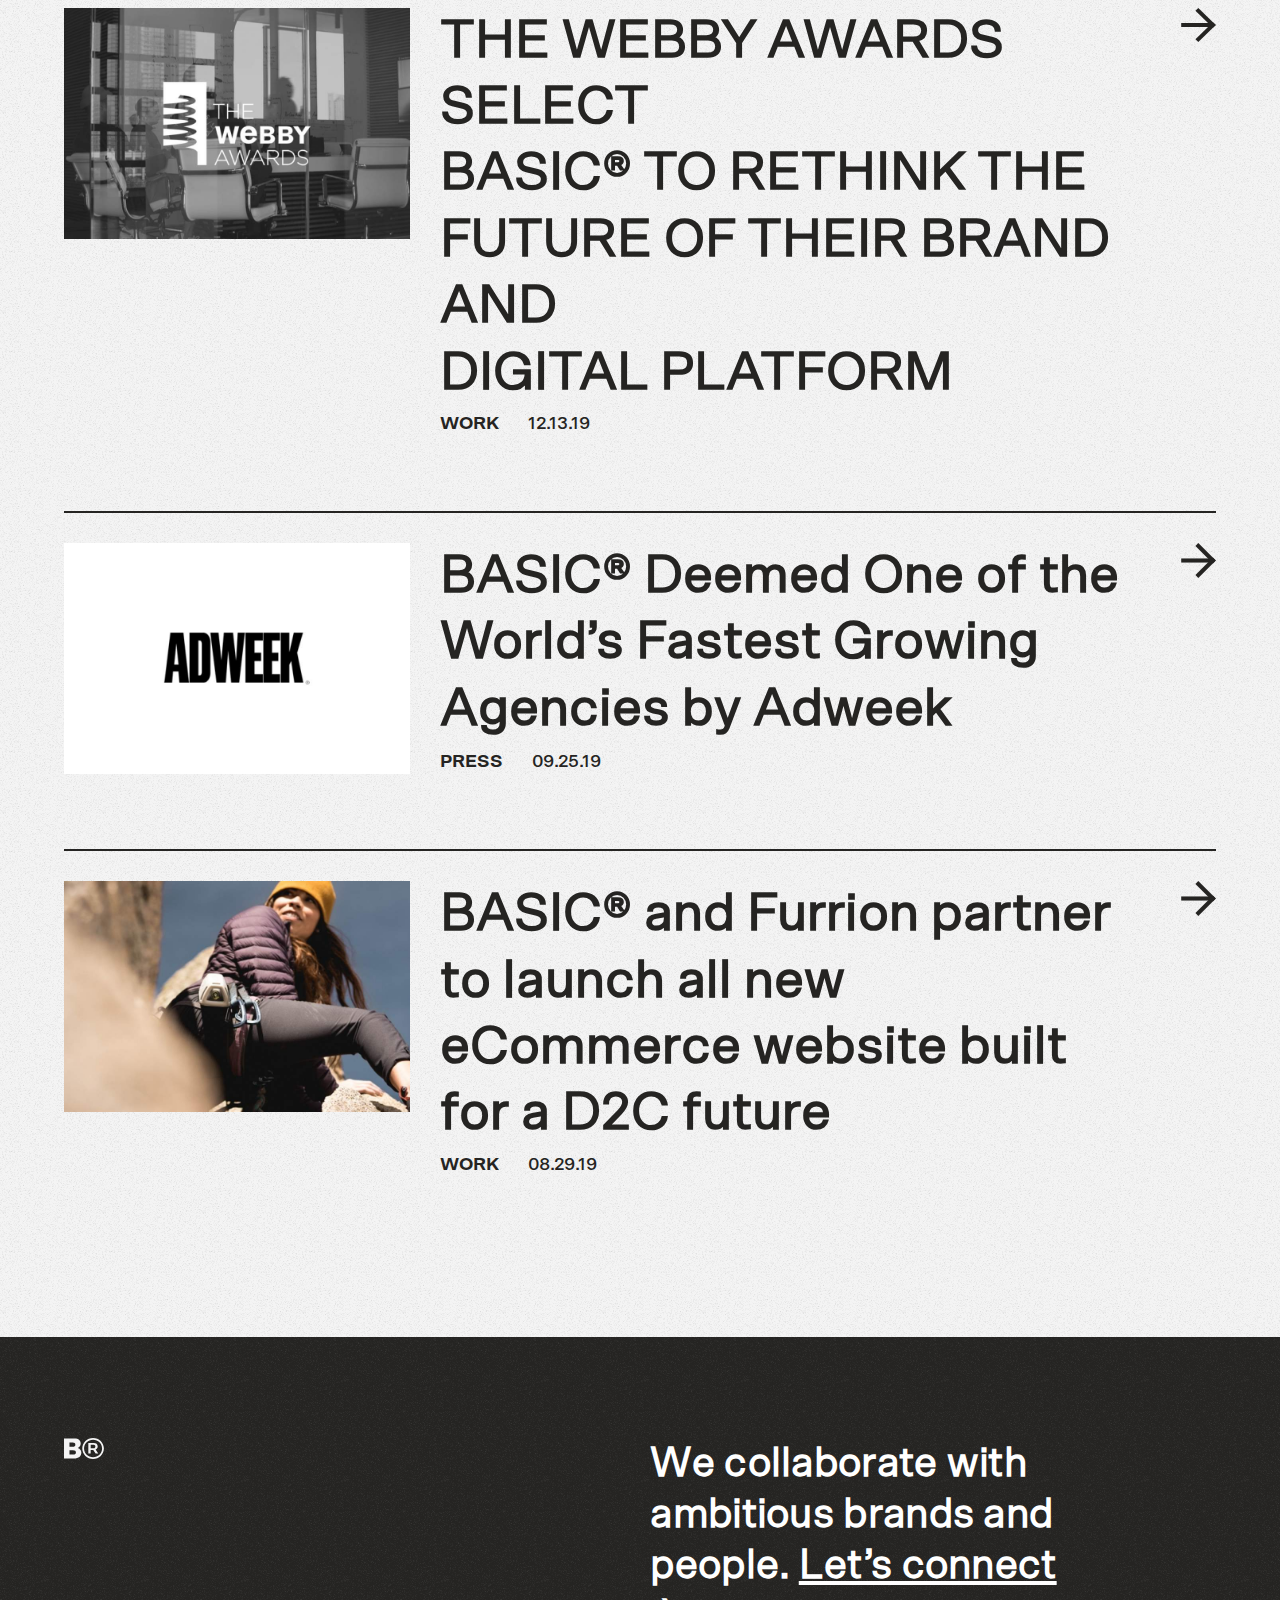
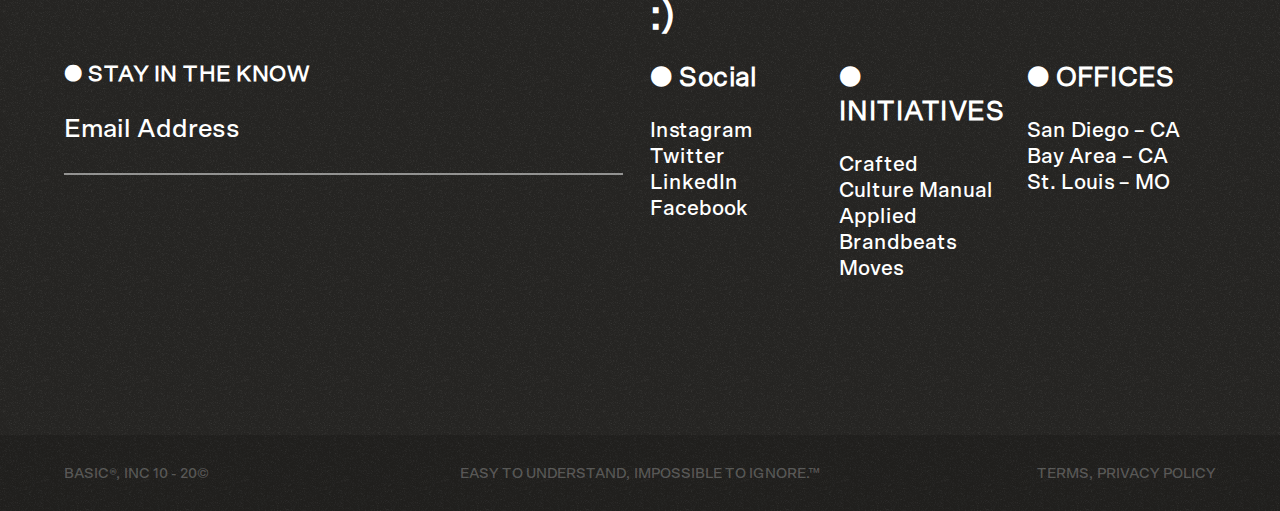
<file: assets/html/news.html>
<!DOCTYPE html>
<html lang="en">
  <head>
    <meta charset="UTF-8" />
    <meta name="viewport" content="width=device-width, initial-scale=1.0" />
    <title>BASIC® - News</title>
    <link rel="stylesheet" href="../css/style.css" />
  </head>

  <body>
    <nav class="bg-bright txt-black">
      <a href="../../index.html">
        <img src="../img/logo.svg" alt="" id="logo" />
      </a>
      <ul>
        <li><a href="work.html">WORK</a></li>
        <li><a href="about.html">ABOUT</a></li>
        <li><a href="news.html" class="active-pg">NEWS</a></li>
        <li><a href="thinking.html">THINKING</a></li>
        <li><a href="contact.html">CONTACT</a></li>
      </ul>
      <div>
        <label for="open">
          <img src="../img/menu.svg" alt="" id="menu" />
        </label>
        <input type="button" value="" id="open" onclick="openAside()" />
      </div>
    </nav>

    <aside id="aside" class="bg-dark txt-pink hidden">
      <div class="header">
        <h2>(6) Internal Works<br />©2020 <span>c/o</span> BASIC®</h2>
        <h2>
          A collection of internal project and initiatives under <br />
          the BASIC® brand.
        </h2>
        <div>
          <label for="close">╳</label>
          <input type="button" value="" id="close" onclick="closeAside()" />
        </div>
      </div>
      <div class="horizontal-scroll">
        <div class="aside-element">
          <div class="flex flex-c">
            <div class="grid-2">
              <div class="border-right"></div>
              <div></div>
            </div>
            <div class="txt-center">01</div>
          </div>
          <div class="collapse">
            <img src="../img/selected-work1.jpg" alt="" />
            <h3>Culture Manual® ©2018</h3>
            <h4>Agency Culture & Onboarding</h4>
            <p>
              To help strengthen our culture and attract world class talent, we
              created the Culture Manual – an online guide for new hires that
              differentiates the employee onboarding process and builds
              alignment for our collective future.
            </p>
            <a href="" class="btn btn-pink">Visit the Site</a>
          </div>
        </div>
        <div class="aside-element">
          <div class="flex flex-c">
            <div class="grid-2">
              <div class="border-right"></div>
              <div></div>
            </div>
            <div class="txt-center">02</div>
          </div>
          <div class="collapse">
            <img src="../img/selected-work2.jpg" alt="" />
            <h3>Moves® ©2019</h3>
            <h4>Our New HQ</h4>
            <p>
              When we moved into our new HQ, we put together a site experience
              providing an in-depth look into the two-year process imagining,
              designing, and developing our new office we call home.
            </p>
            <a href="" class="btn btn-pink">Visit the Site</a>
          </div>
        </div>
        <div class="aside-element">
          <div class="flex flex-c">
            <div class="grid-2">
              <div class="border-right"></div>
              <div></div>
            </div>
            <div class="txt-center">03</div>
          </div>
          <div class="collapse">
            <img src="../img/selected-work3.jpg" alt="" />
            <h3>Culture Manual® ©2018</h3>
            <h4>Agency Culture & Onboarding</h4>
            <p>
              To help strengthen our culture and attract world class talent, we
              created the Culture Manual – an online guide for new hires that
              differentiates the employee onboarding process and builds
              alignment for our collective future.
            </p>
            <a href="" class="btn btn-pink">Visit the Site</a>
          </div>
        </div>
        <div class="aside-element">
          <div class="flex flex-c">
            <div class="grid-2">
              <div class="border-right"></div>
              <div></div>
            </div>
            <div class="txt-center">04</div>
          </div>
          <div class="collapse">
            <img src="../img/selected-work4.jpg" alt="" />
            <h3>Culture Manual® ©2018</h3>
            <h4>Agency Culture & Onboarding</h4>
            <p>
              To help strengthen our culture and attract world class talent, we
              created the Culture Manual – an online guide for new hires that
              differentiates the employee onboarding process and builds
              alignment for our collective future.
            </p>
            <a href="" class="btn btn-pink">Visit the Site</a>
          </div>
        </div>
        <div class="aside-element">
          <div class="flex flex-c">
            <div class="grid-2">
              <div class="border-right"></div>
              <div></div>
            </div>
            <div class="txt-center">05</div>
          </div>
          <div class="collapse">
            <img src="../img/selected-work5.jpg" alt="" />
            <h3>Culture Manual® ©2018</h3>
            <h4>Agency Culture & Onboarding</h4>
            <p>
              To help strengthen our culture and attract world class talent, we
              created the Culture Manual – an online guide for new hires that
              differentiates the employee onboarding process and builds
              alignment for our collective future.
            </p>
            <a href="" class="btn btn-pink">Visit the Site</a>
          </div>
        </div>
      </div>
    </aside>

    <section id="news-hero" class="bg-bright txt-black">
      <h1>NEWS</h1>
      <h1>●</h1>
    </section>

    <section id="news-content" class="bg-bright txt-black">
      <div class="news border-black grid-3">
        <div><img src="../img/news1.jpg" alt="" /></div>
        <div class="flex">
          <h2>
            CRAFTED® EMERGES AS <br />
            A WINNER OF COMMUNICATION <br />
            ARTS’ 26TH INTERACTIVE <br />
            ANNUAL
          </h2>
          <p><span>AWARDS</span> 02.25.20</p>
        </div>
        <div class="arrow"><img src="../img/arrow-black.svg" alt="" /></div>
      </div>
      <div class="news border-black grid-3">
        <div><img src="../img/news2.jpg" alt="" /></div>
        <div class="flex">
          <h2>
            AWWWARDS NOMINATES <br />
            BASIC® FOR AGENCY OF THE <br />
            YEAR AND TWO OTHER HONORS
          </h2>
          <p><span>AWARDS</span> 01.10.20</p>
        </div>
        <div class="arrow"><img src="../img/arrow-black.svg" alt="" /></div>
      </div>
      <div class="news border-black grid-3">
        <div><img src="../img/news3.jpg" alt="" /></div>
        <div class="flex">
          <h2>
            THE WEBBY AWARDS SELECT <br />
            BASIC® TO RETHINK THE <br />
            FUTURE OF THEIR BRAND AND <br />
            DIGITAL PLATFORM
          </h2>
          <p><span>WORK</span> 12.13.19</p>
        </div>
        <div class="arrow"><img src="../img/arrow-black.svg" alt="" /></div>
      </div>
      <div class="news border-black grid-3">
        <div><img src="../img/Adweek.jpg" alt="" /></div>
        <div class="flex">
          <h2>
            BASIC® Deemed One of the <br />
            World’s Fastest Growing <br />
            Agencies by Adweek
          </h2>
          <p><span>PRESS</span> 09.25.19</p>
        </div>
        <div class="arrow"><img src="../img/arrow-black.svg" alt="" /></div>
      </div>
      <div class="news border-black grid-3">
        <div><img src="../img/Furrion-Partnership.jpg" alt="" /></div>
        <div class="flex">
          <h2>
            BASIC® and Furrion partner <br />
            to launch all new <br />
            eCommerce website built <br />
            for a D2C future
          </h2>
          <p><span>WORK</span> 08.29.19</p>
        </div>
        <div class="arrow"><img src="../img/arrow-black.svg" alt="" /></div>
      </div>
    </section>

    <footer class="footer-dark">
      <div id="information" class="grid-2">
        <div><img src="../img/footer-logo.svg" alt="" /></div>
        <div>
          <h2>
            We collaborate with ambitious brands and people.
            <a href="" class="txt-white">Let’s connect</a>
            :)
          </h2>
        </div>
        <div>
          <h4>● STAY IN THE KNOW</h4>
          <p class="email">Email Address</p>
        </div>
        <div class="grid-3">
          <div>
            <h3>● Social</h3>
            <p>Instagram</p>
            <p>Twitter</p>
            <p>LinkedIn</p>
            <p>Facebook</p>
          </div>
          <div>
            <h3>● INITIATIVES</h3>
            <p>Crafted</p>
            <p>Culture Manual</p>
            <p>Applied</p>
            <p>Brandbeats</p>
            <p>Moves</p>
          </div>
          <div>
            <h3>● OFFICES</h3>
            <p>San Diego – CA</p>
            <p>Bay Area – CA</p>
            <p>St. Louis – MO</p>
          </div>
        </div>
      </div>
      <div id="imprint">
        <p>BASIC®, INC 10 - 20©</p>
        <p class="txt-center">EASY TO UNDERSTAND, IMPOSSIBLE TO IGNORE.™</p>
        <p class="txt-right">TERMS, PRIVACY POLICY</p>
      </div>
    </footer>

    <script src="../js/main.js"></script>
  </body>
</html>
</file>
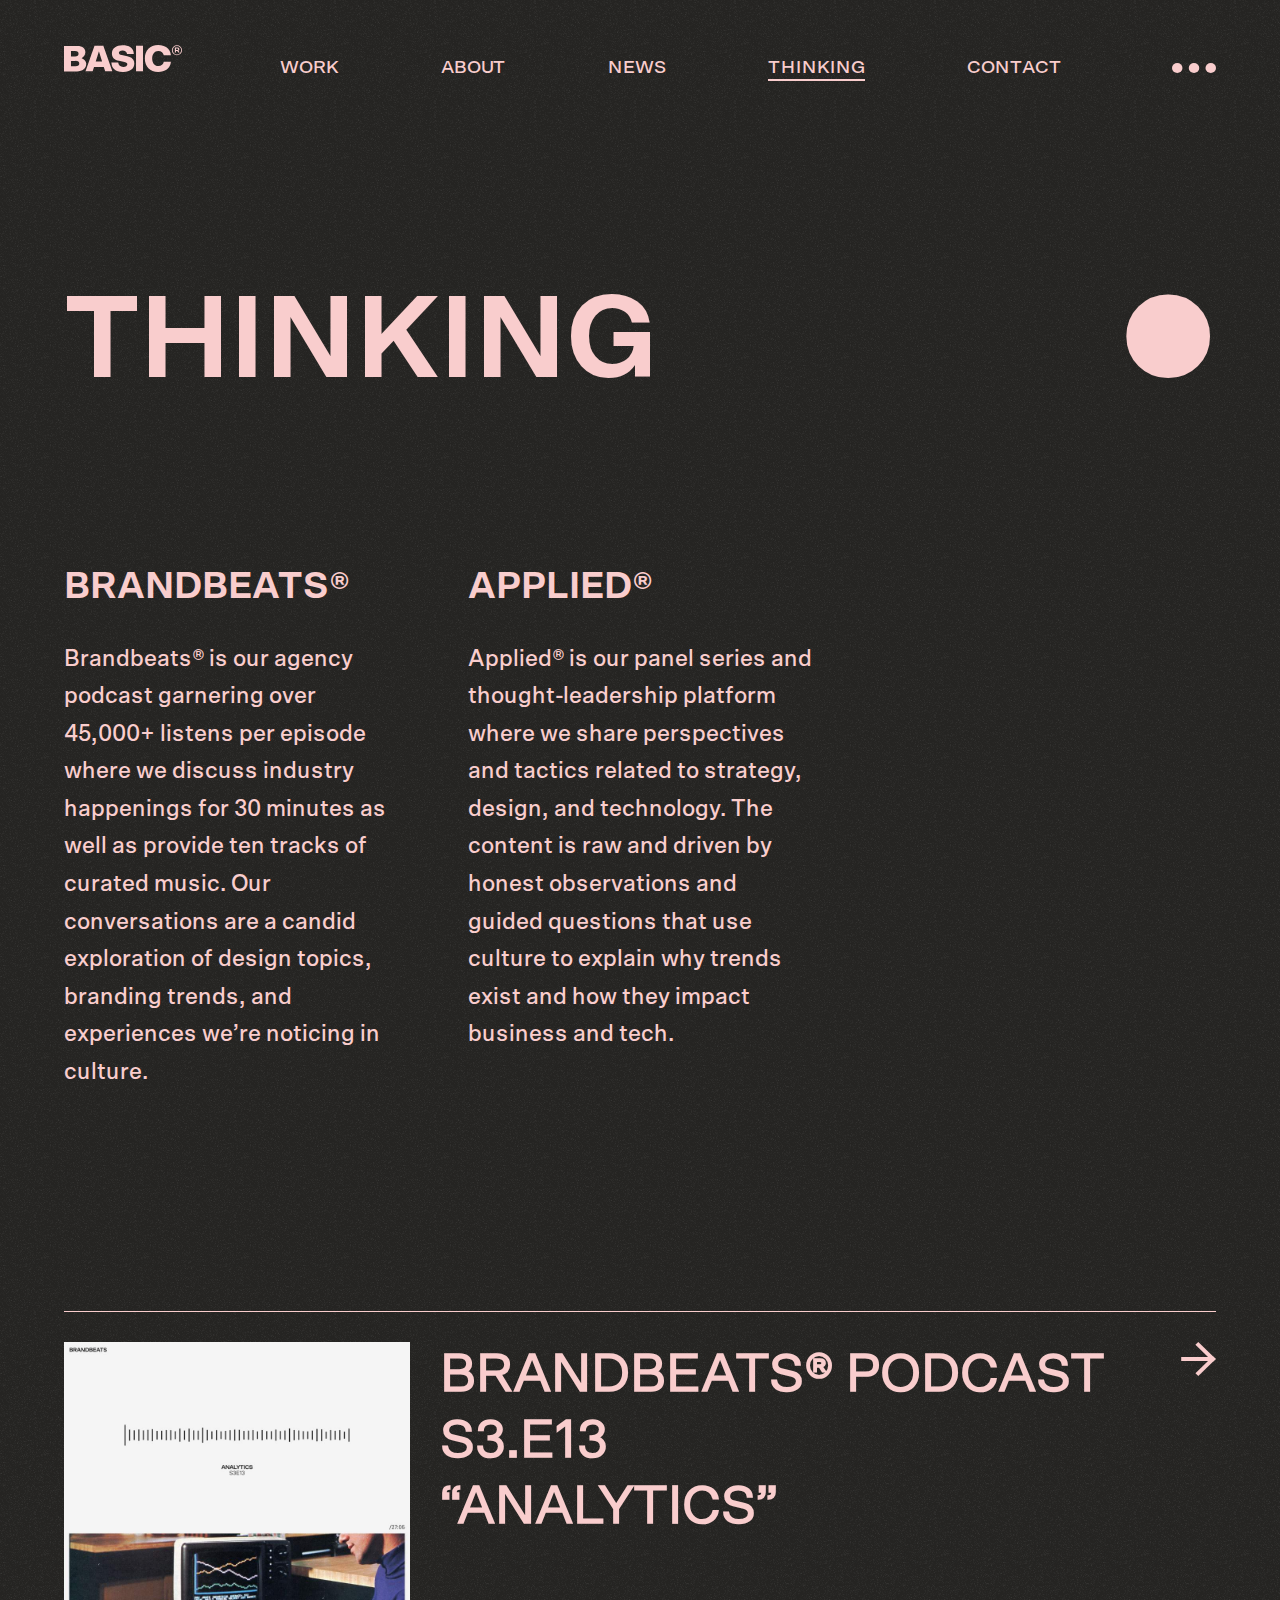
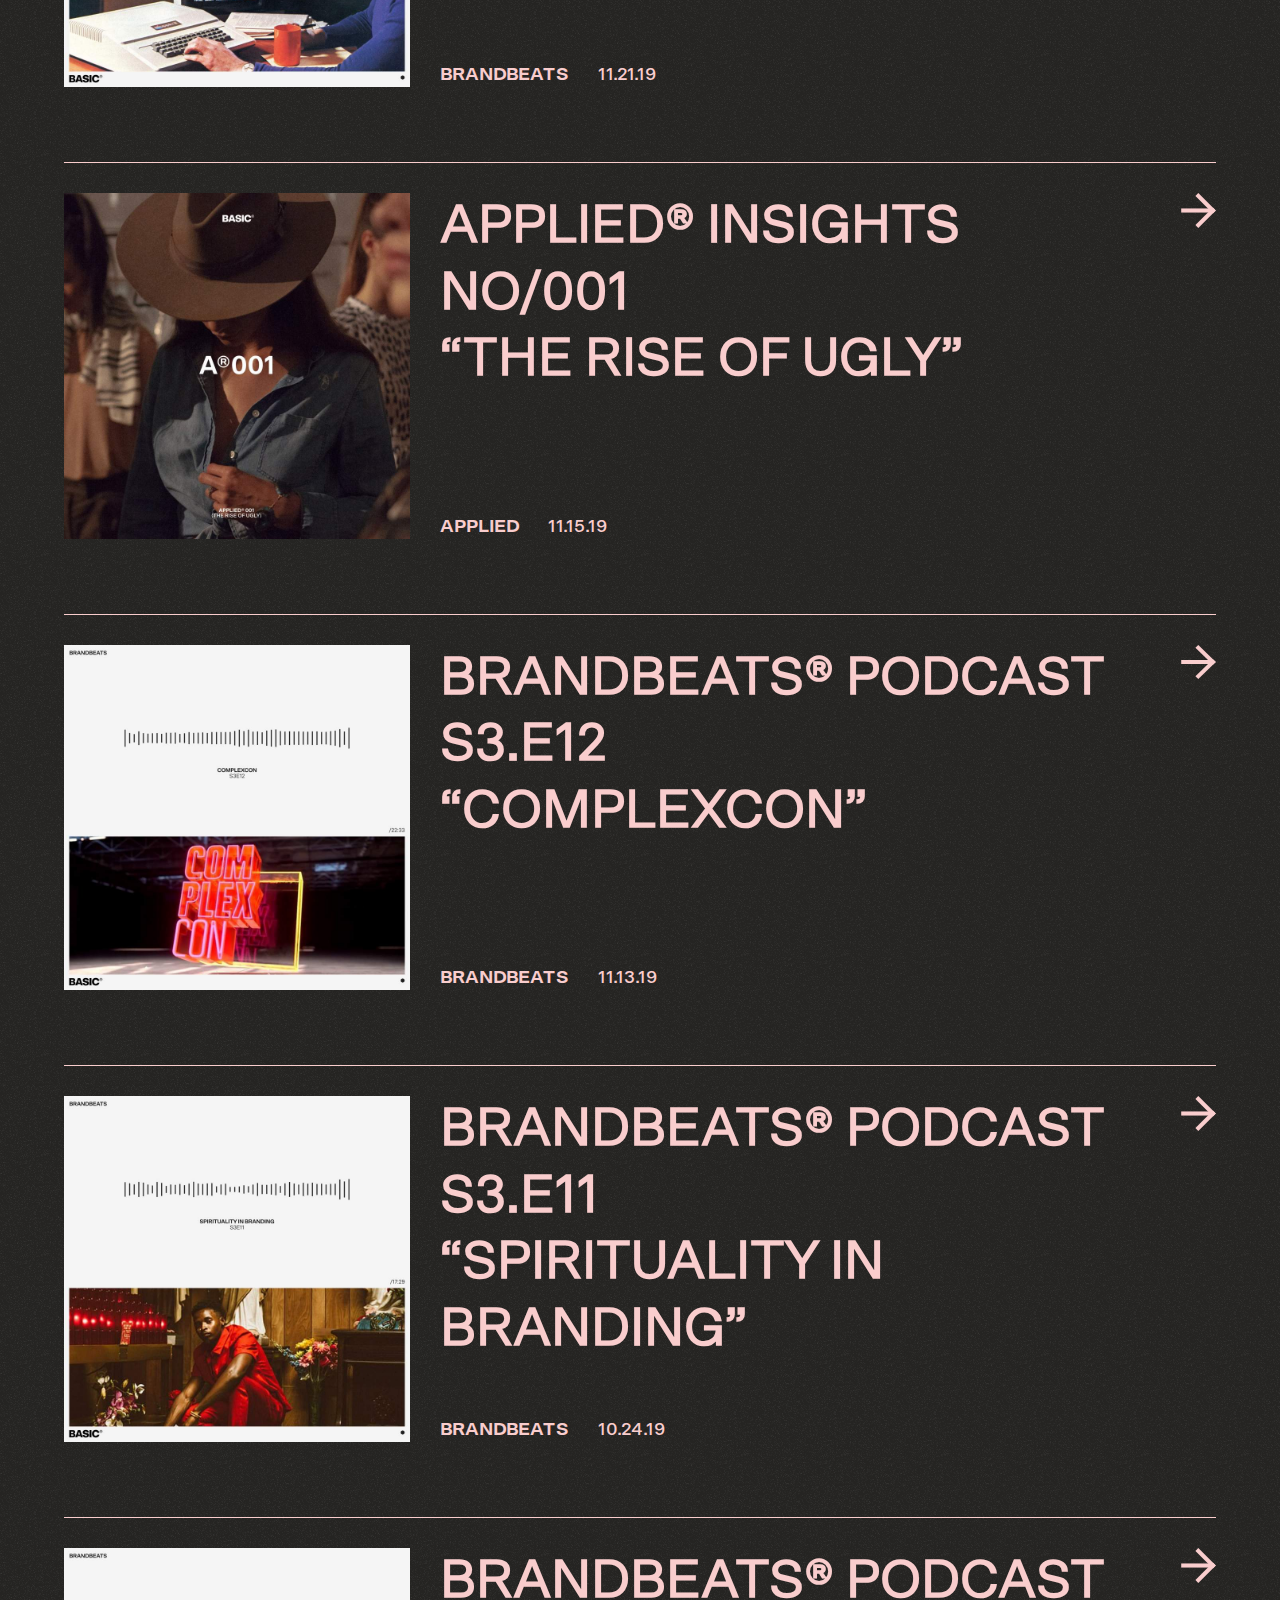
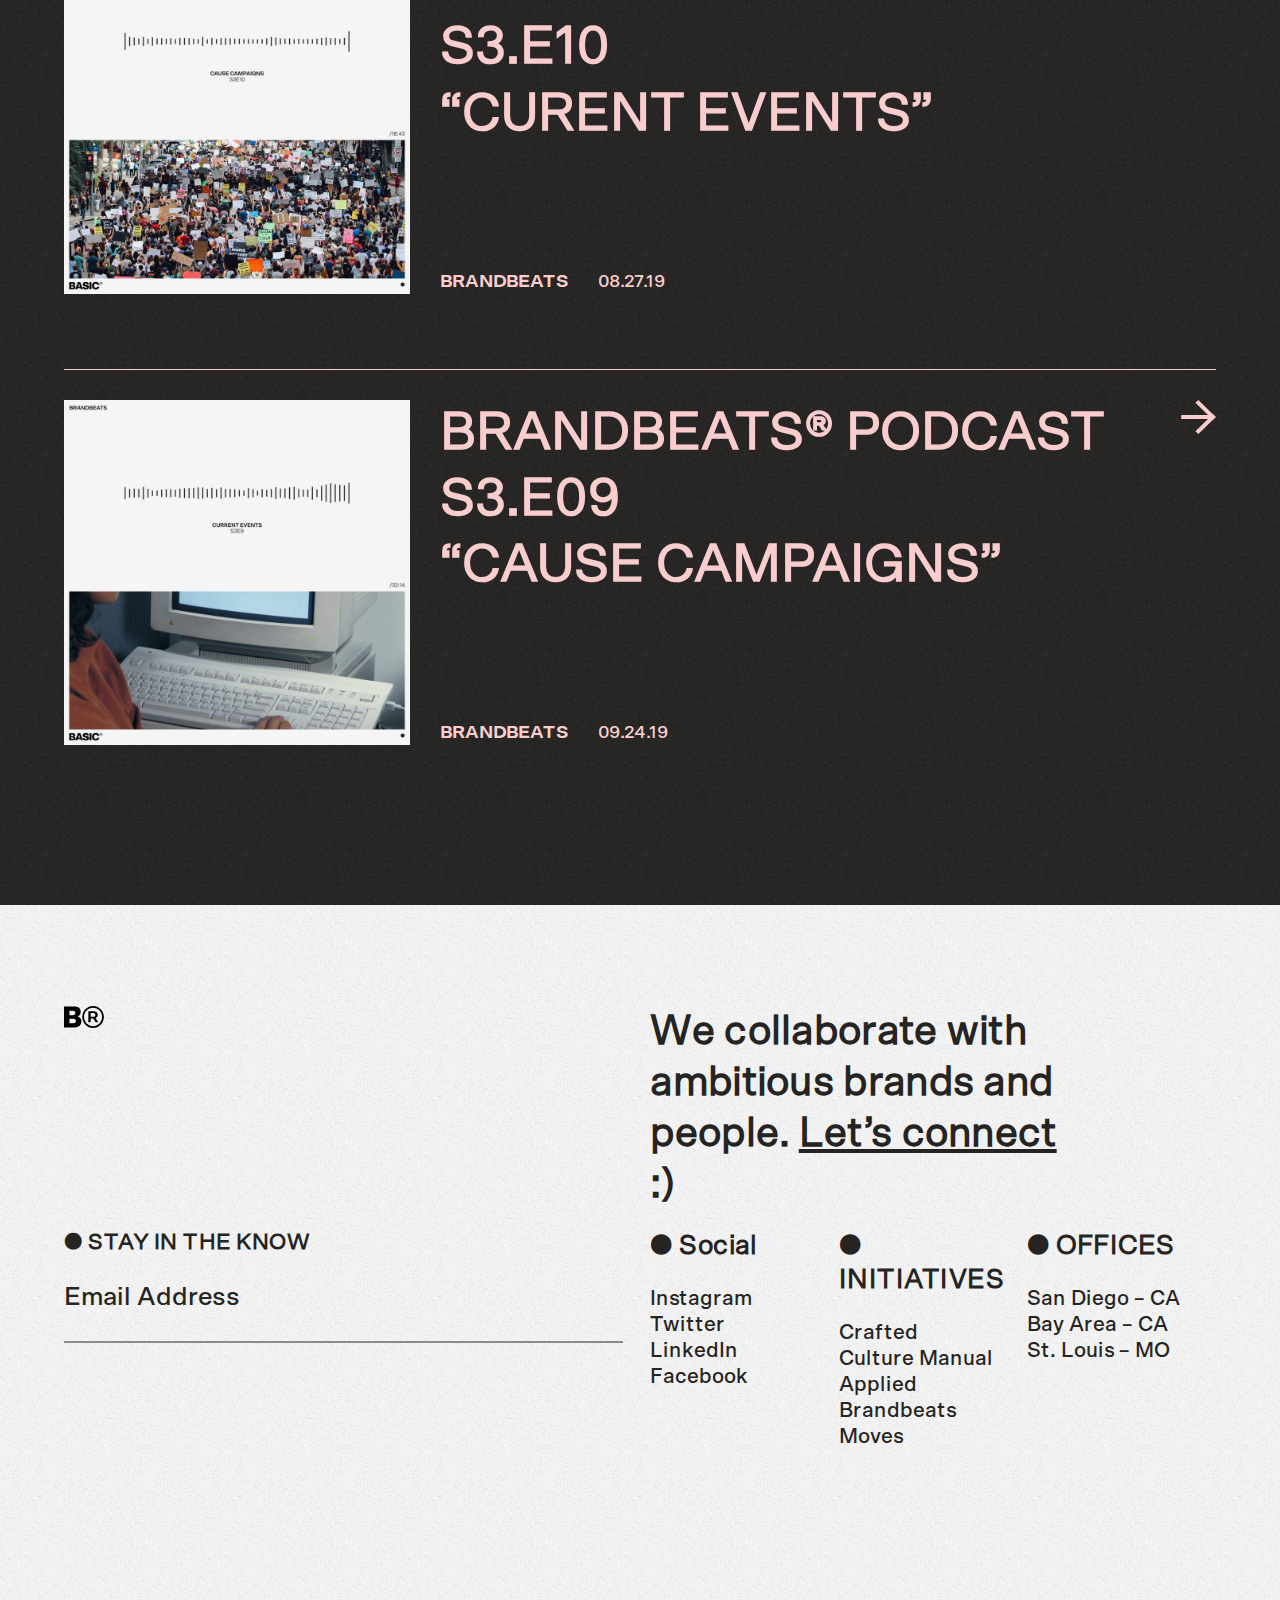
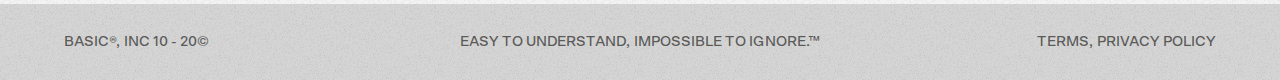
<file: assets/html/thinking.html>
<!DOCTYPE html>
<html lang="en">
  <head>
    <meta charset="UTF-8" />
    <meta name="viewport" content="width=device-width, initial-scale=1.0" />
    <title>BASIC® - Thinking</title>
    <link rel="stylesheet" href="../css/style.css" />
  </head>

  <body>
    <nav class="bg-dark txt-pink">
      <a href="../../index.html">
        <img src="../img/logo_pink.svg" alt="" id="logo" />
      </a>
      <ul>
        <li><a href="work.html">WORK</a></li>
        <li><a href="about.html">ABOUT</a></li>
        <li><a href="news.html">NEWS</a></li>
        <li><a href="thinking.html" class="active-pg-pink">THINKING</a></li>
        <li><a href="contact.html">CONTACT</a></li>
      </ul>
      <div>
        <label for="open">
          <img src="../img/menu_pink.svg" alt="" id="menu" />
        </label>
        <input type="button" value="" id="open" onclick="openAside()" />
      </div>
    </nav>

    <aside id="aside" class="bg-dark txt-pink hidden">
      <div class="header">
        <h2>(6) Internal Works<br />©2020 <span>c/o</span> BASIC®</h2>
        <h2>
          A collection of internal project and initiatives under <br />
          the BASIC® brand.
        </h2>
        <div>
          <label for="close">╳</label>
          <input type="button" value="" id="close" onclick="closeAside()" />
        </div>
      </div>
      <div class="horizontal-scroll">
        <div class="aside-element">
          <div class="flex flex-c">
            <div class="grid-2">
              <div class="border-right"></div>
              <div></div>
            </div>
            <div class="txt-center">01</div>
          </div>
          <div class="collapse">
            <img src="../img/selected-work1.jpg" alt="" />
            <h3>Culture Manual® ©2018</h3>
            <h4>Agency Culture & Onboarding</h4>
            <p>
              To help strengthen our culture and attract world class talent, we
              created the Culture Manual – an online guide for new hires that
              differentiates the employee onboarding process and builds
              alignment for our collective future.
            </p>
            <a href="" class="btn btn-pink">Visit the Site</a>
          </div>
        </div>
        <div class="aside-element">
          <div class="flex flex-c">
            <div class="grid-2">
              <div class="border-right"></div>
              <div></div>
            </div>
            <div class="txt-center">02</div>
          </div>
          <div class="collapse">
            <img src="../img/selected-work2.jpg" alt="" />
            <h3>Moves® ©2019</h3>
            <h4>Our New HQ</h4>
            <p>
              When we moved into our new HQ, we put together a site experience
              providing an in-depth look into the two-year process imagining,
              designing, and developing our new office we call home.
            </p>
            <a href="" class="btn btn-pink">Visit the Site</a>
          </div>
        </div>
        <div class="aside-element">
          <div class="flex flex-c">
            <div class="grid-2">
              <div class="border-right"></div>
              <div></div>
            </div>
            <div class="txt-center">03</div>
          </div>
          <div class="collapse">
            <img src="../img/selected-work3.jpg" alt="" />
            <h3>Culture Manual® ©2018</h3>
            <h4>Agency Culture & Onboarding</h4>
            <p>
              To help strengthen our culture and attract world class talent, we
              created the Culture Manual – an online guide for new hires that
              differentiates the employee onboarding process and builds
              alignment for our collective future.
            </p>
            <a href="" class="btn btn-pink">Visit the Site</a>
          </div>
        </div>
        <div class="aside-element">
          <div class="flex flex-c">
            <div class="grid-2">
              <div class="border-right"></div>
              <div></div>
            </div>
            <div class="txt-center">04</div>
          </div>
          <div class="collapse">
            <img src="../img/selected-work4.jpg" alt="" />
            <h3>Culture Manual® ©2018</h3>
            <h4>Agency Culture & Onboarding</h4>
            <p>
              To help strengthen our culture and attract world class talent, we
              created the Culture Manual – an online guide for new hires that
              differentiates the employee onboarding process and builds
              alignment for our collective future.
            </p>
            <a href="" class="btn btn-pink">Visit the Site</a>
          </div>
        </div>
        <div class="aside-element">
          <div class="flex flex-c">
            <div class="grid-2">
              <div class="border-right"></div>
              <div></div>
            </div>
            <div class="txt-center">05</div>
          </div>
          <div class="collapse">
            <img src="../img/selected-work5.jpg" alt="" />
            <h3>Culture Manual® ©2018</h3>
            <h4>Agency Culture & Onboarding</h4>
            <p>
              To help strengthen our culture and attract world class talent, we
              created the Culture Manual – an online guide for new hires that
              differentiates the employee onboarding process and builds
              alignment for our collective future.
            </p>
            <a href="" class="btn btn-pink">Visit the Site</a>
          </div>
        </div>
      </div>
    </aside>

    <section id="thinking-hero" class="bg-dark txt-pink">
      <div class="flex">
        <h1>THINKING</h1>
        <h1>●</h1>
      </div>
      <div class="grid-3">
        <div>
          <h2>BRANDBEATS®</h2>
          <p>
            Brandbeats® is our agency podcast garnering over 45,000+ listens per
            episode where we discuss industry happenings for 30 minutes as well
            as provide ten tracks of curated music. Our conversations are a
            candid exploration of design topics, branding trends, and
            experiences we’re noticing in culture.
          </p>
        </div>
        <div>
          <h2>APPLIED®</h2>
          <p>
            Applied® is our panel series and thought-leadership platform where
            we share perspectives and tactics related to strategy, design, and
            technology. The content is raw and driven by honest observations and
            guided questions that use culture to explain why trends exist and
            how they impact business and tech.
          </p>
        </div>
      </div>
    </section>

    <section id="thinking-content" class="bg-dark txt-pink">
      <div class="news border-pink grid-3">
        <div><img src="../img/think1.jpg" alt="" /></div>
        <div class="flex">
          <h2>BRANDBEATS® PODCAST<br />S3.E13<br />“ANALYTICS”</h2>
          <p><span>BRANDBEATS</span> 11.21.19</p>
        </div>
        <div class="arrow"><img src="../img/arrow.svg" alt="" /></div>
      </div>
      <div class="news border-pink grid-3">
        <div><img src="../img/think2.jpg" alt="" /></div>
        <div class="flex">
          <h2>APPLIED® INSIGHTS NO/001<br />“THE RISE OF UGLY”</h2>
          <p><span>APPLIED</span> 11.15.19</p>
        </div>
        <div class="arrow"><img src="../img/arrow.svg" alt="" /></div>
      </div>
      <div class="news border-pink grid-3">
        <div><img src="../img/think3.jpg" alt="" /></div>
        <div class="flex">
          <h2>BRANDBEATS® PODCAST<br />S3.E12<br />“COMPLEXCON”</h2>
          <p><span>BRANDBEATS</span> 11.13.19</p>
        </div>
        <div class="arrow"><img src="../img/arrow.svg" alt="" /></div>
      </div>
      <div class="news border-pink grid-3">
        <div><img src="../img/think4.jpg" alt="" /></div>
        <div class="flex">
          <h2>
            BRANDBEATS® PODCAST<br />S3.E11<br />“SPIRITUALITY IN BRANDING”
          </h2>
          <p><span>BRANDBEATS</span> 10.24.19</p>
        </div>
        <div class="arrow"><img src="../img/arrow.svg" alt="" /></div>
      </div>
      <div class="news border-pink grid-3">
        <div><img src="../img/think5.jpg" alt="" /></div>
        <div class="flex">
          <h2>BRANDBEATS® PODCAST<br />S3.E10<br />“CURENT EVENTS”</h2>
          <p><span>BRANDBEATS</span> 08.27.19</p>
        </div>
        <div class="arrow"><img src="../img/arrow.svg" alt="" /></div>
      </div>
      <div class="news border-pink grid-3">
        <div><img src="../img/think6.jpg" alt="" /></div>
        <div class="flex">
          <h2>BRANDBEATS® PODCAST<br />S3.E09<br />“CAUSE CAMPAIGNS”</h2>
          <p><span>BRANDBEATS</span> 09.24.19</p>
        </div>
        <div class="arrow"><img src="../img/arrow.svg" alt="" /></div>
      </div>
    </section>

    <footer class="footer-bright">
      <div id="information" class="grid-2">
        <div><img src="../img/footer-logo-bg-white.svg" alt="" /></div>
        <div>
          <h2>
            We collaborate with ambitious brands and people.
            <a href="" class="txt-black">Let’s connect</a>
            :)
          </h2>
        </div>
        <div>
          <h4>● STAY IN THE KNOW</h4>
          <p class="email">Email Address</p>
        </div>
        <div class="grid-3">
          <div>
            <h3>● Social</h3>
            <p>Instagram</p>
            <p>Twitter</p>
            <p>LinkedIn</p>
            <p>Facebook</p>
          </div>
          <div>
            <h3>● INITIATIVES</h3>
            <p>Crafted</p>
            <p>Culture Manual</p>
            <p>Applied</p>
            <p>Brandbeats</p>
            <p>Moves</p>
          </div>
          <div>
            <h3>● OFFICES</h3>
            <p>San Diego – CA</p>
            <p>Bay Area – CA</p>
            <p>St. Louis – MO</p>
          </div>
        </div>
      </div>
      <div id="imprint">
        <p>BASIC®, INC 10 - 20©</p>
        <p class="txt-center">EASY TO UNDERSTAND, IMPOSSIBLE TO IGNORE.™</p>
        <p class="txt-right">TERMS, PRIVACY POLICY</p>
      </div>
    </footer>

    <script src="../js/main.js"></script>
  </body>
</html>
</file>
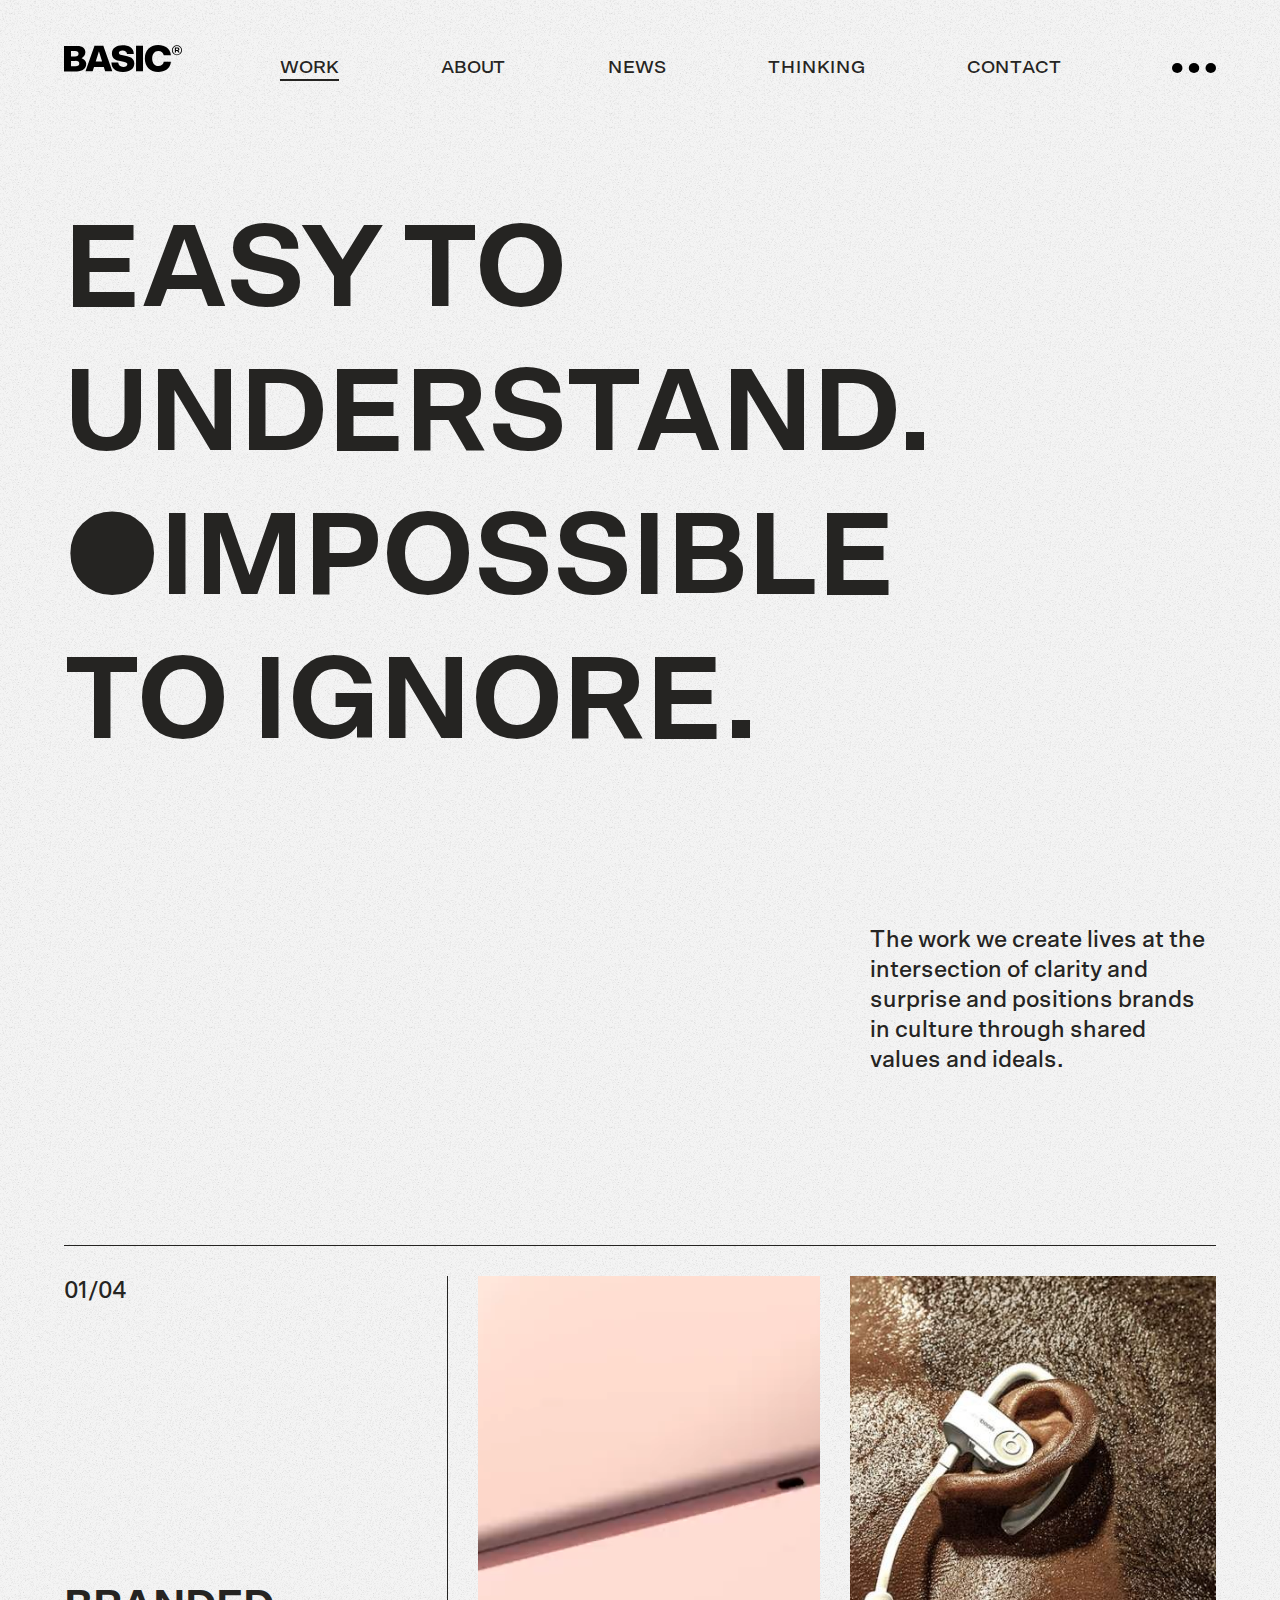
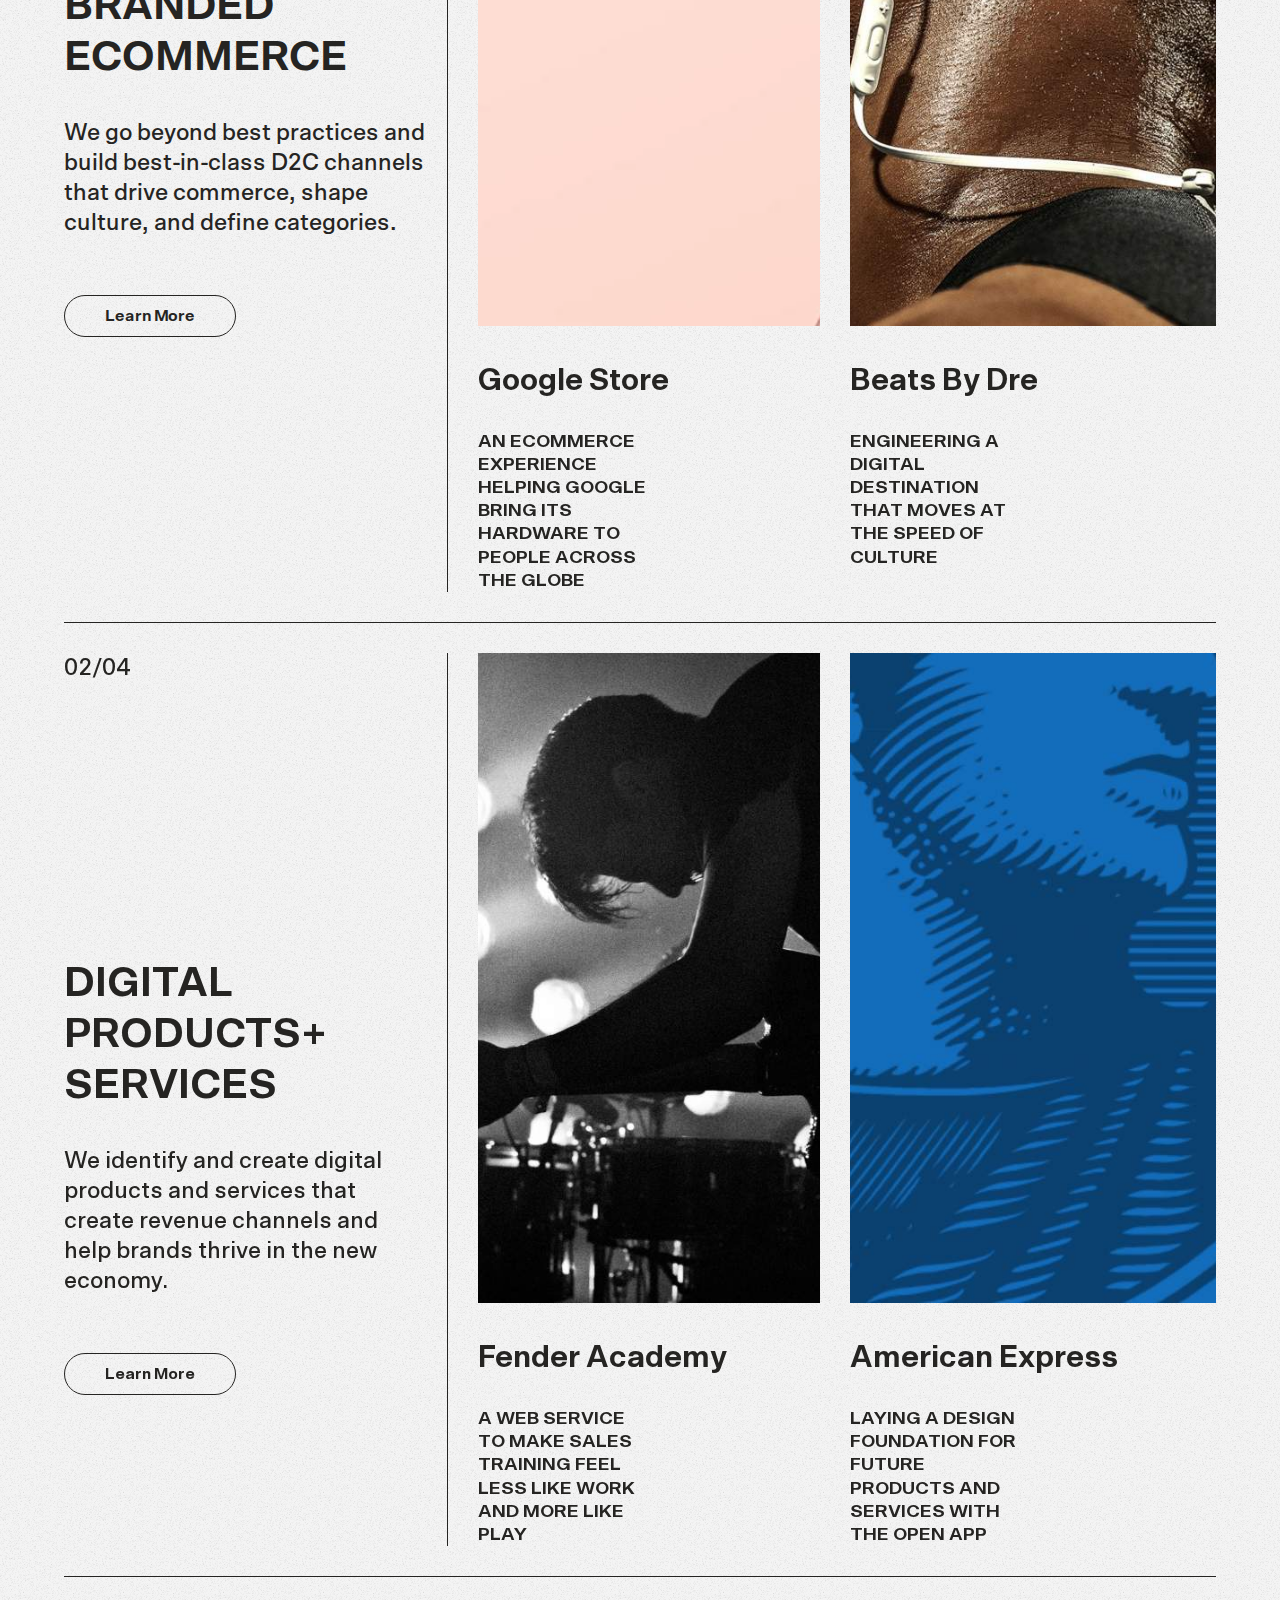
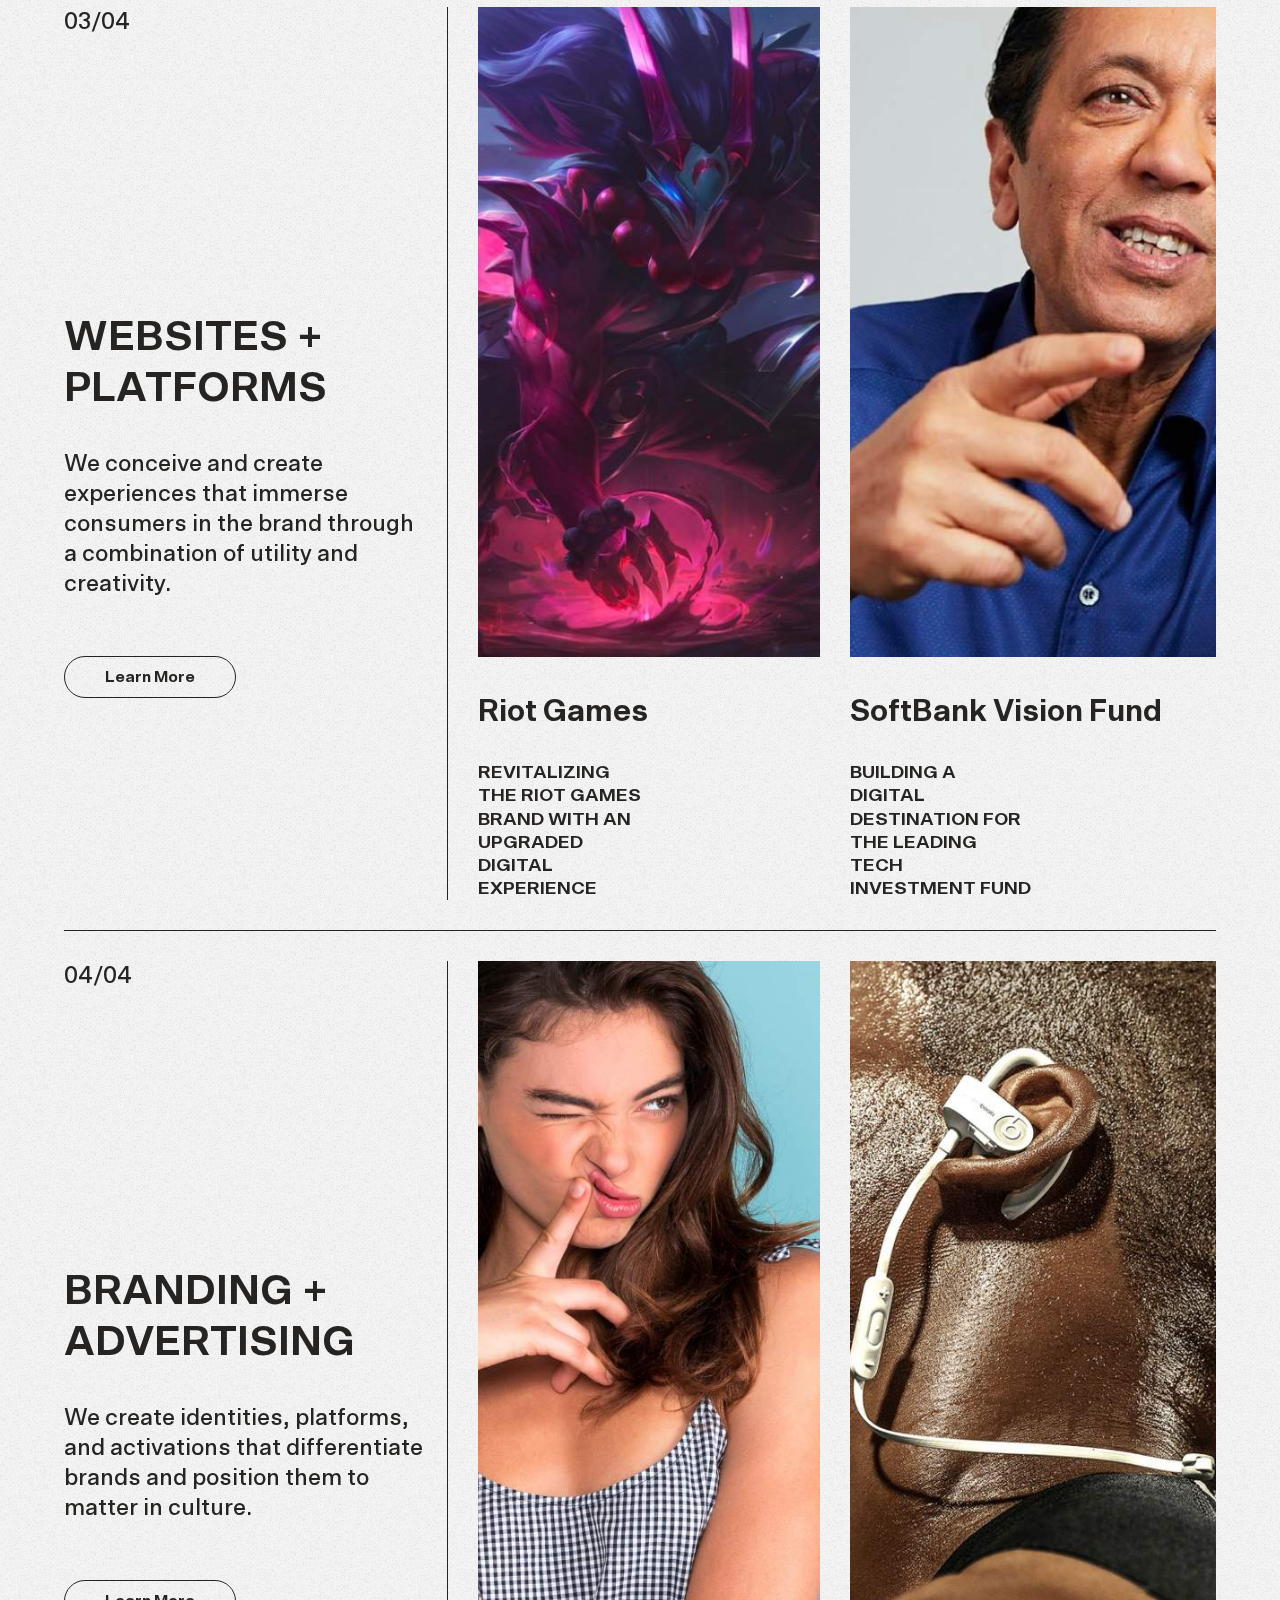
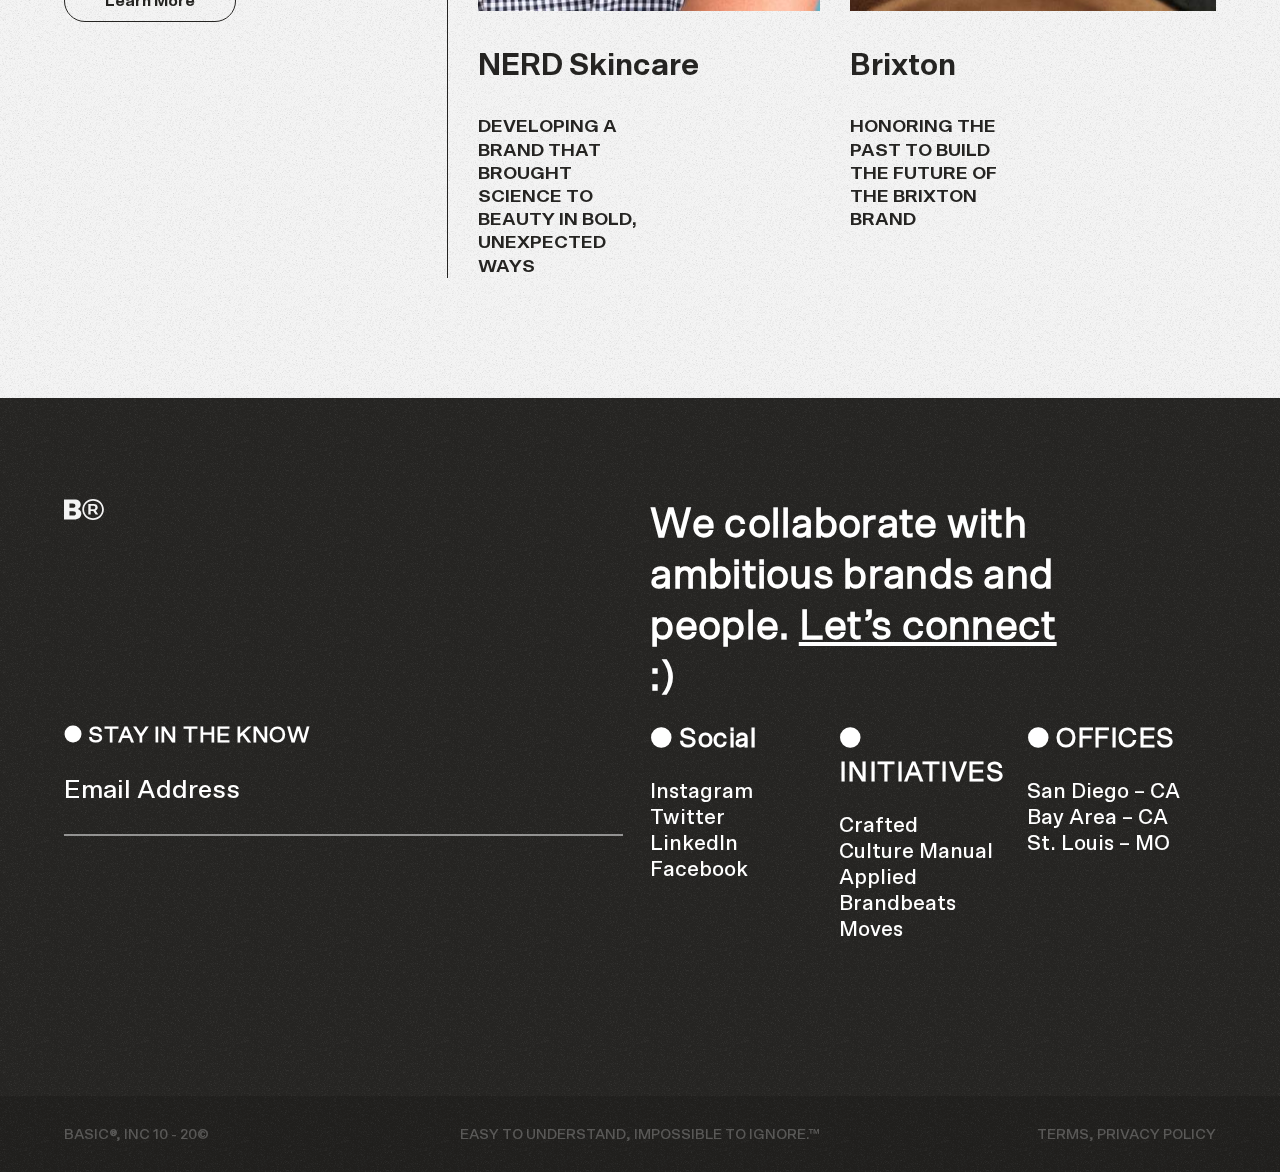
<file: assets/html/work.html>
<!DOCTYPE html>
<html lang="en">
  <head>
    <meta charset="UTF-8" />
    <meta name="viewport" content="width=device-width, initial-scale=1.0" />
    <title>BASIC® - Work</title>
    <link rel="stylesheet" href="../css/style.css" />
  </head>

  <body>
    <nav class="bg-bright txt-black">
      <a href="../../index.html">
        <img src="../img/logo.svg" alt="" id="logo" />
      </a>
      <ul>
        <li><a href="work.html" class="active-pg">WORK</a></li>
        <li><a href="about.html">ABOUT</a></li>
        <li><a href="news.html">NEWS</a></li>
        <li><a href="thinking.html">THINKING</a></li>
        <li><a href="contact.html">CONTACT</a></li>
      </ul>
      <div>
        <label for="open">
          <img src="../img/menu.svg" alt="" id="menu" />
        </label>
        <input type="button" value="" id="open" onclick="openAside()" />
      </div>
    </nav>

    <aside id="aside" class="bg-dark txt-pink hidden">
      <div class="header">
        <h2>(6) Internal Works<br />©2020 <span>c/o</span> BASIC®</h2>
        <h2>
          A collection of internal project and initiatives under <br />
          the BASIC® brand.
        </h2>
        <div>
          <label for="close">╳</label>
          <input type="button" value="" id="close" onclick="closeAside()" />
        </div>
      </div>
      <div class="horizontal-scroll">
        <div class="aside-element">
          <div class="flex flex-c">
            <div class="grid-2">
              <div class="border-right"></div>
              <div></div>
            </div>
            <div class="txt-center">01</div>
          </div>
          <div class="collapse">
            <img src="../img/selected-work1.jpg" alt="" />
            <h3>Culture Manual® ©2018</h3>
            <h4>Agency Culture & Onboarding</h4>
            <p>
              To help strengthen our culture and attract world class talent, we
              created the Culture Manual – an online guide for new hires that
              differentiates the employee onboarding process and builds
              alignment for our collective future.
            </p>
            <a href="" class="btn btn-pink">Visit the Site</a>
          </div>
        </div>
        <div class="aside-element">
          <div class="flex flex-c">
            <div class="grid-2">
              <div class="border-right"></div>
              <div></div>
            </div>
            <div class="txt-center">02</div>
          </div>
          <div class="collapse">
            <img src="../img/selected-work2.jpg" alt="" />
            <h3>Moves® ©2019</h3>
            <h4>Our New HQ</h4>
            <p>
              When we moved into our new HQ, we put together a site experience
              providing an in-depth look into the two-year process imagining,
              designing, and developing our new office we call home.
            </p>
            <a href="" class="btn btn-pink">Visit the Site</a>
          </div>
        </div>
        <div class="aside-element">
          <div class="flex flex-c">
            <div class="grid-2">
              <div class="border-right"></div>
              <div></div>
            </div>
            <div class="txt-center">03</div>
          </div>
          <div class="collapse">
            <img src="../img/selected-work3.jpg" alt="" />
            <h3>Culture Manual® ©2018</h3>
            <h4>Agency Culture & Onboarding</h4>
            <p>
              To help strengthen our culture and attract world class talent, we
              created the Culture Manual – an online guide for new hires that
              differentiates the employee onboarding process and builds
              alignment for our collective future.
            </p>
            <a href="" class="btn btn-pink">Visit the Site</a>
          </div>
        </div>
        <div class="aside-element">
          <div class="flex flex-c">
            <div class="grid-2">
              <div class="border-right"></div>
              <div></div>
            </div>
            <div class="txt-center">04</div>
          </div>
          <div class="collapse">
            <img src="../img/selected-work4.jpg" alt="" />
            <h3>Culture Manual® ©2018</h3>
            <h4>Agency Culture & Onboarding</h4>
            <p>
              To help strengthen our culture and attract world class talent, we
              created the Culture Manual – an online guide for new hires that
              differentiates the employee onboarding process and builds
              alignment for our collective future.
            </p>
            <a href="" class="btn btn-pink">Visit the Site</a>
          </div>
        </div>
        <div class="aside-element">
          <div class="flex flex-c">
            <div class="grid-2">
              <div class="border-right"></div>
              <div></div>
            </div>
            <div class="txt-center">05</div>
          </div>
          <div class="collapse">
            <img src="../img/selected-work5.jpg" alt="" />
            <h3>Culture Manual® ©2018</h3>
            <h4>Agency Culture & Onboarding</h4>
            <p>
              To help strengthen our culture and attract world class talent, we
              created the Culture Manual – an online guide for new hires that
              differentiates the employee onboarding process and builds
              alignment for our collective future.
            </p>
            <a href="" class="btn btn-pink">Visit the Site</a>
          </div>
        </div>
      </div>
    </aside>

    <section id="work-hero" class="bg-bright txt-black">
      <h1>EASY TO<br />UNDERSTAND.<br />●IMPOSSIBLE<br />TO IGNORE.</h1>
      <p>
        The work we create lives at the intersection of clarity and surprise and
        positions brands in culture through shared values and ideals.
      </p>
    </section>

    <section id="work-content" class="bg-bright txt-black">
      <div class="grid-2">
        <div class="border-right">
          <p>01/04</p>
          <h3>BRANDED<br />ECOMMERCE</h3>
          <p>
            We go beyond best practices and build best-in-class D2C channels
            that drive commerce, shape culture, and define categories.
          </p>
          <a href="" class="btn">Learn More</a>
        </div>
        <div class="grid-2ue">
          <div class="flex flex-c">
            <video src="../img/Google-Store.mp4" autoplay loop muted></video>
            <h4>Google Store</h4>
            <p>
              AN ECOMMERCE EXPERIENCE HELPING GOOGLE BRING ITS HARDWARE TO
              PEOPLE ACROSS THE GLOBE
            </p>
          </div>
          <div class="flex flex-c">
            <img src="../img/Beats.jpg" alt="" />
            <h4>Beats By Dre</h4>
            <p>
              ENGINEERING A DIGITAL DESTINATION THAT MOVES AT THE SPEED OF
              CULTURE
            </p>
          </div>
        </div>
      </div>

      <div class="grid-2">
        <div class="border-right">
          <p>02/04</p>
          <h3>DIGITAL<br />PRODUCTS+<br />SERVICES</h3>
          <p>
            We identify and create digital products and services that create
            revenue channels and help brands thrive in the new economy.
          </p>
          <a href="" class="btn">Learn More</a>
        </div>
        <div class="grid-2ue">
          <div class="flex flex-c">
            <img src="../img/Fender.jpg" alt="" />
            <h4>Fender Academy</h4>
            <p>
              A WEB SERVICE TO MAKE SALES TRAINING FEEL LESS LIKE WORK AND MORE
              LIKE PLAY
            </p>
          </div>
          <div class="flex flex-c">
            <img src="../img/AMEX.jpg" alt="" />
            <h4>American Express</h4>
            <p>
              LAYING A DESIGN FOUNDATION FOR FUTURE PRODUCTS AND SERVICES WITH
              THE OPEN APP
            </p>
          </div>
        </div>
      </div>

      <div class="grid-2">
        <div class="border-right">
          <p>03/04</p>
          <h3>WEBSITES +<br />PLATFORMS</h3>
          <p>
            We conceive and create experiences that immerse consumers in the
            brand through a combination of utility and creativity.
          </p>
          <a href="" class="btn">Learn More</a>
        </div>
        <div class="grid-2ue">
          <div class="flex flex-c">
            <img src="../img/Riot.jpg" alt="" />
            <h4>Riot Games</h4>
            <p>
              REVITALIZING THE RIOT GAMES BRAND WITH AN UPGRADED DIGITAL
              EXPERIENCE
            </p>
          </div>
          <div class="flex flex-c">
            <img src="../img/Softbank.jpg" alt="" />
            <h4>SoftBank Vision Fund</h4>
            <p>
              BUILDING A DIGITAL DESTINATION FOR THE LEADING TECH INVESTMENT
              FUND
            </p>
          </div>
        </div>
      </div>

      <div class="grid-2">
        <div class="border-right">
          <p>04/04</p>
          <h3>BRANDING +<br />ADVERTISING</h3>
          <p>
            We create identities, platforms, and activations that differentiate
            brands and position them to matter in culture.
          </p>
          <a href="" class="btn">Learn More</a>
        </div>
        <div class="grid-2ue">
          <div class="flex flex-c">
            <img src="../img/NERD.jpg" alt="" />
            <h4>NERD Skincare</h4>
            <p>
              DEVELOPING A BRAND THAT BROUGHT SCIENCE TO BEAUTY IN BOLD,
              UNEXPECTED WAYS
            </p>
          </div>
          <div class="flex flex-c">
            <img src="../img/Beats.jpg" alt="" />
            <h4>Brixton</h4>
            <p>HONORING THE PAST TO BUILD THE FUTURE OF THE BRIXTON BRAND</p>
          </div>
        </div>
      </div>
    </section>

    <footer class="footer-dark">
      <div id="information" class="grid-2">
        <div><img src="../img/footer-logo.svg" alt="" /></div>
        <div>
          <h2>
            We collaborate with ambitious brands and people.
            <a href="" class="txt-white">Let’s connect</a>
            :)
          </h2>
        </div>
        <div>
          <h4>● STAY IN THE KNOW</h4>
          <p class="email">Email Address</p>
        </div>
        <div class="grid-3">
          <div>
            <h3>● Social</h3>
            <p>Instagram</p>
            <p>Twitter</p>
            <p>LinkedIn</p>
            <p>Facebook</p>
          </div>
          <div>
            <h3>● INITIATIVES</h3>
            <p>Crafted</p>
            <p>Culture Manual</p>
            <p>Applied</p>
            <p>Brandbeats</p>
            <p>Moves</p>
          </div>
          <div>
            <h3>● OFFICES</h3>
            <p>San Diego – CA</p>
            <p>Bay Area – CA</p>
            <p>St. Louis – MO</p>
          </div>
        </div>
      </div>
      <div id="imprint">
        <p>BASIC®, INC 10 - 20©</p>
        <p class="txt-center">EASY TO UNDERSTAND, IMPOSSIBLE TO IGNORE.™</p>
        <p class="txt-right">TERMS, PRIVACY POLICY</p>
      </div>
    </footer>

    <script src="../js/main.js"></script>
  </body>
</html>
</file>
<file: assets/css/style.css>
@font-face {
  font-family: scto-bold;
  src: url(../fonts/SctoGroteskA-Bold.woff2);
}
@font-face {
  font-family: scto-medium;
  src: url(../fonts/SctoGroteskA-Medium.woff2);
}
@font-face {
  font-family: scto-regular;
  src: url(../fonts/SctoGroteskA-Regular.woff2);
}

/* 
 
Font: scto-bold, scto-medium, scto-regular
Farbe: #f4f4f4 / #252422 / #f9cdcd

*/
/* 0 - For all pages */
* {
  margin: 0;
}
body {
  padding: 0;
  font-family: scto-regular;
  overflow-x: hidden;
}
section {
  padding: 0 5%;
}

@keyframes grain {
  0% {
    background-position: 0 0;
  }
  10% {
    background-position: -5%, -10%;
  }
  20% {
    background-position: -15%, 5%;
  }
  30% {
    background-position: 7%, -15%;
  }
  40% {
    background-position: -5%, 5%;
  }
  50% {
    background-position: -15%, 10%;
  }
  60% {
    background-position: 15%, 0%;
  }
  70% {
    background-position: 0%, 15%;
  }
  80% {
    background-position: 3%, 15%;
  }
  90% {
    background-position: -10%, 10%;
  }
  100% {
    background-position: -5%, 5%;
  }
}

.bg-bright,
.bg-dark,
.footer-bright,
.footer-dark {
  animation: grain 1s steps(10) infinite;
}
/* 0.1 - Classes */
.active-pg {
  border-bottom: 2px solid #252422;
}
.active-pg-pink {
  border-bottom: 2px solid #f9cdcd;
}
.bg-bright {
  background: url(../img/base.png), #f4f4f4;
}
.bg-dark {
  background: url(../img/base.png), #252422;
}
.footer-bright {
  background: url(../img/base.png), #f4f4f4;
  color: #252422;
}
.footer-dark {
  background: url(../img/base.png), #252422;
  color: #ffffff;
}
.txt-black {
  color: #252422;
}
.txt-white {
  color: #ffffff;
}
.txt-pink {
  color: #f9cdcd;
}
.txt-center {
  text-align: center;
}
.txt-right {
  text-align: right;
}
.btn {
  display: inline-block;
  margin: 45px 0;
  padding: 10px 40px;
  border: 1px solid #252422;
  border-radius: 50px;
  font-family: scto-bold;
  text-decoration: none;
  color: #252422;
  transition: color 0.5s, background 0.5s;
}
.btn:hover {
  background: #252422;
  color: #ffffff;
}
.btn-pink {
  border-color: #f9cdcd;
  color: #f9cdcd;
}
.btn-pink:hover {
  background: #f9cdcd;
  color: #252422;
}
.horizontal-scroll {
  display: grid;
  grid-template-columns: 1fr 1fr 1fr 1fr 1fr;
  overflow: auto;
}
.grid-2 {
  display: grid;
  grid-template-columns: 1fr 1fr;
}
.grid-212 {
  display: grid;
  grid-template-columns: 1fr 2fr;
}
.grid-2ue {
  display: grid;
  grid-template-columns: 48.5% 51.5%;
}

.grid-3 {
  display: grid;
  grid-template-columns: 1fr 1fr 1fr;
}
.flex {
  display: flex;
}
.flex-c {
  flex-direction: column;
}
.dash {
  margin-top: 34px;
  height: 140px;
  width: 37px;
  border-top: 3px solid #252422;
}
.news {
  padding: 30px 0 70px;
  grid-template-columns: 30% 67% 3%;
}
.news .flex {
  padding: 0 30px;
  flex-direction: column;
  justify-content: space-between;
}
.news .flex h2 {
  margin: 0;
  font-size: 3.35rem;
  line-height: 4.15rem;
}
.news .flex p {
  font-family: scto-medium;
  padding: 6px 0;
  font-size: 1.15rem;
}
.news .flex p span {
  font-family: scto-bold;
  padding-right: 25px;
}
.news img {
  width: 100%;
}
.border-black {
  border-top: 2px solid #252422;
}
.border-pink {
  border-top: 1px solid #f9cdcd;
}
.border-right {
  border-right: 1.5px solid #252422;
}
.border-bottom {
  border-bottom: 1.5px solid #252422;
}
.email {
  margin-right: 27px;
  padding-bottom: 28px;
  font-size: 1.6rem;
  border-bottom: 2px solid #25242280;
}
#open,
#close {
  display: none;
}

/* 0.2 - Navigation */
nav {
  padding: 5vh 5% 2.5vh;
  display: flex;
  justify-content: space-between;
  text-align: center;
}
nav > ul {
  list-style: none;
  padding: 0;
  margin-top: 1px;
  margin-right: 12px;
}
nav > ul > li {
  display: inline;
  margin: 0 39px;
}
nav > ul > li > a {
  display: inline-block;
  margin: 10px;
  text-decoration: none;
  font-family: scto-medium;
  font-size: 1.15rem;
}
nav.txt-black li a {
  color: #252422;
}
nav.txt-pink li a {
  color: #f9cdcd;
}
#logo {
  height: 1.7rem;
  transition: opacity 0.5s;
}
#menu {
  height: 0.65rem;
  margin-top: 18px;
}
nav a,
label {
  transition: opacity 0.5s;
}
nav a:hover,
label:hover {
  opacity: 70%;
}
label:hover {
  cursor: pointer;
}

/* 03 - Aside */
aside {
  height: 100vh;
  max-width: 89%;
  padding: 0 5% 0 6%;
  position: fixed;
  top: 0;
  left: 0;
  z-index: 1;
  transition: left 1s;
}
.hidden {
  left: 100%;
}
aside .header {
  display: grid;
  grid-template-columns: 1fr 2fr 1fr;
  padding-top: 4vh;
}
aside .header h2:nth-of-type(2) {
  margin-left: 20px;
}
aside .header div {
  justify-self: flex-end;
}
aside h2 span {
  font-size: 1.2rem;
}
aside label {
  display: flex;
  justify-content: center;
  align-items: center;
  height: 50px;
  width: 50px;
  border: 2px solid #ffffff;
  border-radius: 50%;
  color: #ffffff;
}
aside .horizontal-scroll {
  padding-top: 45px;
}
aside .aside-element {
  width: 583px;
  height: 83vh;
  margin-right: 30px;
  display: flex;
  overflow: hidden;
}
aside .aside-element .grid-2 > div {
  width: 30px;
  height: 745px;
}
aside .border-right {
  border-color: #f9cdcd;
}
aside .txt-center {
  margin-top: 10px;
  font-size: 1rem;
}
aside .collapse img {
  width: 100%;
  height: 566px;
  transition: height 0.5s;
}
aside .collapse:hover img {
  height: 390px;
  object-fit: fill;
}
aside .collapse h3 {
  margin-top: 30px;
  font-family: scto-bold;
  font-size: 1.6rem;
  text-transform: uppercase;
}
aside .collapse h4 {
  margin-top: 21px;
  font-size: 1.2rem;
  font-weight: 400;
}
aside .collapse a {
  margin: 18px 0 10px;
  padding: 10px 47px;
  font-size: 0.9rem;
  text-transform: uppercase;
}
aside .collapse p {
  display: none;
  margin-top: 40px;
  font-size: 1.2rem;
}
aside .collapse:hover p {
  display: block;
}

/* 0.4 - Footer */
footer {
  color: #ffffff;
}
footer #information {
  padding: 101px 5% 151px;
  grid-template-columns: 50.9% 49.1%;
}
footer #information div {
  height: 24.8vh;
}
footer #information img {
  width: 6.8%;
}
footer #information h2 {
  font-size: 2.58rem;
  padding-right: 150px;
  letter-spacing: 0.3px;
}
footer #information h4 {
  margin-bottom: 26px;
  font-size: 1.4rem;
  letter-spacing: 0.5px;
}
.footer-dark #information .email {
  border-bottom: 2px solid #ffffff80;
}
footer #information h3 {
  margin-bottom: 23px;
  font-size: 1.7rem;
  letter-spacing: 0.5px;
}
footer #information p {
  font-size: 1.3rem;
  font-family: scto-medium;
}
footer #information .email {
  font-size: 1.6rem;
}
footer #imprint {
  height: 76px;
  display: grid;
  grid-template-columns: 1fr 1fr 1fr;
  align-items: center;
  padding: 0 5%;
  font-family: scto-medium;
  font-size: 0.9rem;
  background: #00000020;
}
.footer-dark #imprint {
  color: #ffffff40;
}
.footer-bright #imprint {
  color: #252422b0;
}

/* 1. - Index */
/* 1.1 - Hero */
h1 {
  font-family: scto-bold;
  font-size: 7.3rem;
  line-height: 9rem;
}
#index-hero {
  padding-top: 85px;
}
#index-hero video {
  width: 100%;
}

/* 1.1.1 - Basic */
#index-hero #basic {
  height: 70vh;
  margin-top: 25px;
  padding-top: 20px;
  border-top: 1px solid #252422;
  border-bottom: 1px solid #252422;
}
#index-hero #basic h2 {
  margin-top: 65px;
  font-family: scto-bold;
  font-size: 2.85rem;
  line-height: 3.7rem;
}
#index-hero #basic .flex {
  justify-content: flex-end;
  align-self: flex-start;
}
#index-hero #basic img {
  margin-top: 45px;
  width: 50%;
}

/* 1.1.2 - Engagements */
#index-hero #engagements {
  padding: 80px 0;
}
#index-hero #engagements h2 {
  margin: 185px 0 200px;
  font-family: scto-bold;
  font-size: 3.4rem;
  line-height: 4.2rem;
}
#index-hero #engagements h3 {
  font-family: scto-bold;
  font-size: 1.55rem;
}
#index-hero #engagements p {
  margin: 30px 173px 0 0;
  padding-top: 20px;
  border-top: 2px solid #252422;
  font-family: scto-bold;
  font-size: 1.5rem;
  line-height: 2rem;
}
#index-hero #engagements .horizontal-scroll > div {
  width: 683px;
  display: flex;
  flex-direction: column;
  align-items: flex-start;
}
#index-hero #engagements img {
  height: 58px;
}

/* 1.2 - Content */
#index-content {
  padding-top: 211px;
  padding-bottom: 88px;
}

/* 1.2.1 - Connect */
#index-content #connect h1 {
  line-height: 7.3rem;
}
#index-content #connect p {
  margin: 42px 0 68px;
  font-size: 1.3rem;
  letter-spacing: 0.7px;
}
#index-content #connect p span {
  font-family: scto-bold;
}
#index-content #connect .flex {
  justify-content: flex-end;
  align-items: flex-start;
}
#index-content #connect video {
  height: 840px;
  width: 80%;
  margin-top: 6px;
  object-fit: fill;
}

/* 1.2.2 - Featured */
#index-content #featured > h2 {
  font-family: scto-bold;
  margin: 290px 0 75px;
  font-size: 3.35rem;
  line-height: 4.15rem;
}

/* 2. - Work */
/* 2.1 - Hero */
#work-hero {
  padding-top: 85px;
  padding-bottom: 170px;
}
#work-hero > p {
  font-family: scto-medium;
  font-size: 1.45rem;
  margin: 150px 0 0 70%;
}

/* 2.2 - Content */
#work-content {
  padding-bottom: 90px;
}
#work-content > .grid-2 {
  border-top: 1.5px solid #252422;
  padding: 30px 0;
  grid-template-columns: 1fr 2fr;
}
#work-content .border-right {
  padding-right: 20px;
}
#work-content .border-right p {
  margin-bottom: 12px;
  font-family: scto-medium;
  font-size: 1.45rem;
}
#work-content .border-right h3 {
  margin: 275px 0 35px;
  font-family: scto-bold;
  font-size: 2.6rem;
}
#work-content .grid-2ue .flex {
  margin-left: 30px;
}
#work-content .grid-2ue .flex :first-child {
  width: 100%;
  height: 650px;
  object-fit: cover;
}
#work-content .grid-2ue h4 {
  margin: 37px 0 30px;
  font-family: scto-bold;
  font-size: 1.9rem;
}
#work-content .grid-2ue p {
  width: 50%;
  font-family: scto-bold;
  font-size: 1.15rem;
  line-height: 1.45rem;
}

/* 3. - About */
/* 3.1 - Hero */
#about-hero {
  padding-top: 83px;
  padding-bottom: 41px;
}
#about-hero .grid-2 div {
  padding-top: 291px;
}
#about-hero .grid-2 div p {
  padding-top: 50px;
  font-family: scto-medium;
  font-size: 2.85rem;
  line-height: 2.9rem;
}

/* 3.2 - Content */
#about-content {
  padding-top: 30px;
  padding-bottom: 585px;
}
#about-content .border-pink {
  margin-top: 34px;
  padding-top: 29px;
}

/* 3.2.1 - Images */
#about-content #images {
  padding: 267px 0 307px;
  height: 132vh;
  grid-template-columns: 1fr 3fr;
}
#about-content #images .flex {
  justify-content: center;
}
#about-content #images .flex p {
  font-family: scto-medium;
  font-size: 0.9rem;
}
#about-content #images .figures {
  position: relative;
}
#about-content #images figure {
  position: absolute;
}
#about-content #images img {
  width: 640px;
}
#about-content #images figcaption {
  margin-top: 25px;
  font-size: 1.5rem;
  letter-spacing: 2px;
}
#about-content #images figure:nth-of-type(1) {
  left: 10px;
  z-index: 3;
}
#about-content #images figure:nth-of-type(2) {
  top: 35vh;
  left: 12.6%;
  z-index: 4;
}
#about-content #images figure:nth-of-type(3) {
  top: 12.8vh;
  left: 23%;
  z-index: 2;
  display: flex;
}
#about-content #images figure:nth-of-type(4) {
  top: 53vh;
  left: 45.2%;
  z-index: 1;
}
#about-content #images figure:hover {
  z-index: 100;
}

/* 3.2.2 - Logo */
#about-content #basic-logo {
  column-gap: 4%;
}

/* 3.2.3 - Sec */

#about-content .border-pink > .grid-3 {
  margin-bottom: 100px;
}
#about-content .border-pink > .grid-3 > p {
  font-family: scto-medium;
  font-size: 1.05rem;
}
#about-content .border-pink .grid-212 .grid-2 {
  margin-right: 76px;
  padding-bottom: 45px;
  gap: 75px;
}
#about-content .border-pink .grid-212 .grid-2 div {
  height: 366px;
}
#about-content .border-pink .grid-212 h3 {
  font-family: scto-bold;
  font-size: 3.2rem;
}
#about-content .border-pink .grid-212 h4 {
  font-family: scto-bold;
  font-size: 2.19rem;
  line-height: 2.9rem;
}
#about-content .border-pink .grid-212 h2 {
  margin: 23px 0 32px;
  font-family: scto-bold;
  font-size: 5.8rem;
}
#about-content .border-pink .grid-212 p {
  margin: 21px 100px 21px 0;
  font-family: scto-medium;
}

/* 3.2.3.1 - Snapshot */
#about-content .border-pink #snapshot p {
  font-size: 1.42rem;
  line-height: 1.85rem;
}

/* 3.2.3.2 - Capabilities */
#about-content .border-pink #capabilities p {
  font-size: 1.35rem;
}

/* 3.2.3.3 - Awards */
#about-content .border-pink #awards p {
  margin-top: 0;
  margin-right: 400px;
  font-family: scto-medium;
  font-size: 3rem;
  line-height: 3.8rem;
}
#about-content .border-pink #awards ~ div > div {
  width: 100%;
  position: relative;
}
#about-content .border-pink #awards ~ div h2 {
  display: inline-block;
  font-family: scto-bold;
  font-size: 5.8rem;
  line-height: 7.2rem;
  opacity: 50%;
  transition: opacity 0.2s;
}
#about-content .border-pink #awards ~ div h4 {
  display: inline-block;
  vertical-align: top;
  padding-left: 12px;
  font-size: 1.4rem;
  line-height: 4.8rem;
  font-weight: 400;
  opacity: 50%;
  transition: opacity 0.2s;
}
#about-content .border-pink #awards ~ div h2 span {
  font-size: 2rem;
}
#about-content .border-pink #awards ~ div img {
  display: none;
  position: absolute;
  height: 735px;
  top: -230px;
  right: 8.5%;
}
#about-content .border-pink #awards ~ div div:hover * {
  opacity: 100%;
}
#about-content .border-pink #awards ~ div div:hover img {
  display: initial;
}

/* 4. - News */
/* 4.1 - Hero */
#news-hero {
  padding-top: 156px;
  padding-bottom: 224px;
  display: flex;
  justify-content: space-between;
}
#news-content {
  padding-bottom: 85px;
}

/* 5. - Thinking */
/* 5.1 - Hero */
#thinking-hero {
  padding-top: 156px;
  padding-bottom: 219px;
}
#thinking-hero > .flex {
  justify-content: space-between;
  padding-bottom: 150px;
}
#thinking-hero > .grid-3 {
  gap: 60px;
}
#thinking-hero > .grid-3 h2 {
  font-family: scto-bold;
  font-size: 2.34rem;
  margin-bottom: 31px;
}
#thinking-hero > .grid-3 p {
  font-family: scto-medium;
  font-size: 1.42rem;
  line-height: 2.35rem;
}

/* 5.2 - Content */
#thinking-content {
  padding-bottom: 85px;
}

/* 6. Contact */
/* 6.1 - Hero */
#contact-hero {
  padding-top: 90px;
  padding-bottom: 286px;
}
#contact-hero img {
  height: 105.5vh;
  width: 98.5%;
}
#contact-hero > :last-child {
  padding-left: 15px;
}
#contact-hero h1 {
  margin-top: 139px;
}
#contact-hero p {
  margin-top: 19px;
  font-family: scto-medium;
  font-size: 0.8rem;
}
#contact-hero .grid-212 {
  margin-top: 141px;
}
#contact-hero .grid-212 h2 {
  font-size: 3.6rem;
}
#contact-hero .grid-212 .grid-2 div {
  padding-bottom: 55px;
}
#contact-hero .grid-212 .grid-2 h3 {
  margin: 1px 0 30px;
  font-family: scto-bold;
  font-size: 1.7rem;
}
#contact-hero .grid-212 .grid-2 a {
  font-family: Cambria, Cochin, Georgia, Times, "Times New Roman", serif;
  font-size: 1.4rem;
  color: #252422ee;
}

/* 6.2 - Content */
#contact-content {
  padding-bottom: 19px;
}
#contact-content .border-black .grid-3 {
  padding: 27px 0 77px;
}
#contact-content .grid-3 > p {
  font-family: scto-medium;
  font-size: 1.1rem;
}
#contact-content .grid-212 {
  margin-top: 55px;
  padding-bottom: 115px;
}
#contact-content .border-right {
  height: 97.5%;
}
#contact-content h2 {
  margin-bottom: 30px;
  font-family: scto-medium;
  font-size: 2.2rem;
  line-height: 2.5rem;
}
#contact-content .border-bottom {
  margin-left: 30px;
  padding-bottom: 25px;
  margin-bottom: 30px;
}
#contact-content .grid-2 {
  gap: 30px;
}
#contact-content .grid-2 img {
  width: 100%;
}
#contact-content .grid-2 p {
  margin-top: 30px;
  font-family: scto-bold;
  font-size: 1.45rem;
}
#contact-content .grid-2 h3 {
  margin-left: 28px;
  font-family: scto-medium;
  font-size: 1.7rem;
  line-height: 1.7rem;
}
#contact-content a {
  display: block;
  margin-top: 23px;
  color: #252422;
  font-family: scto-medium;

  font-size: 1.45rem;
}
#contact-content h4 {
  margin-bottom: 23px;

  font-family: scto-medium;
  font-size: 1.45rem;
  line-height: 1.7rem;
}
#contact-content .email {
  font-family: scto-medium;
  font-size: 1.6rem;
  line-height: 2.3rem;
}
</file>
